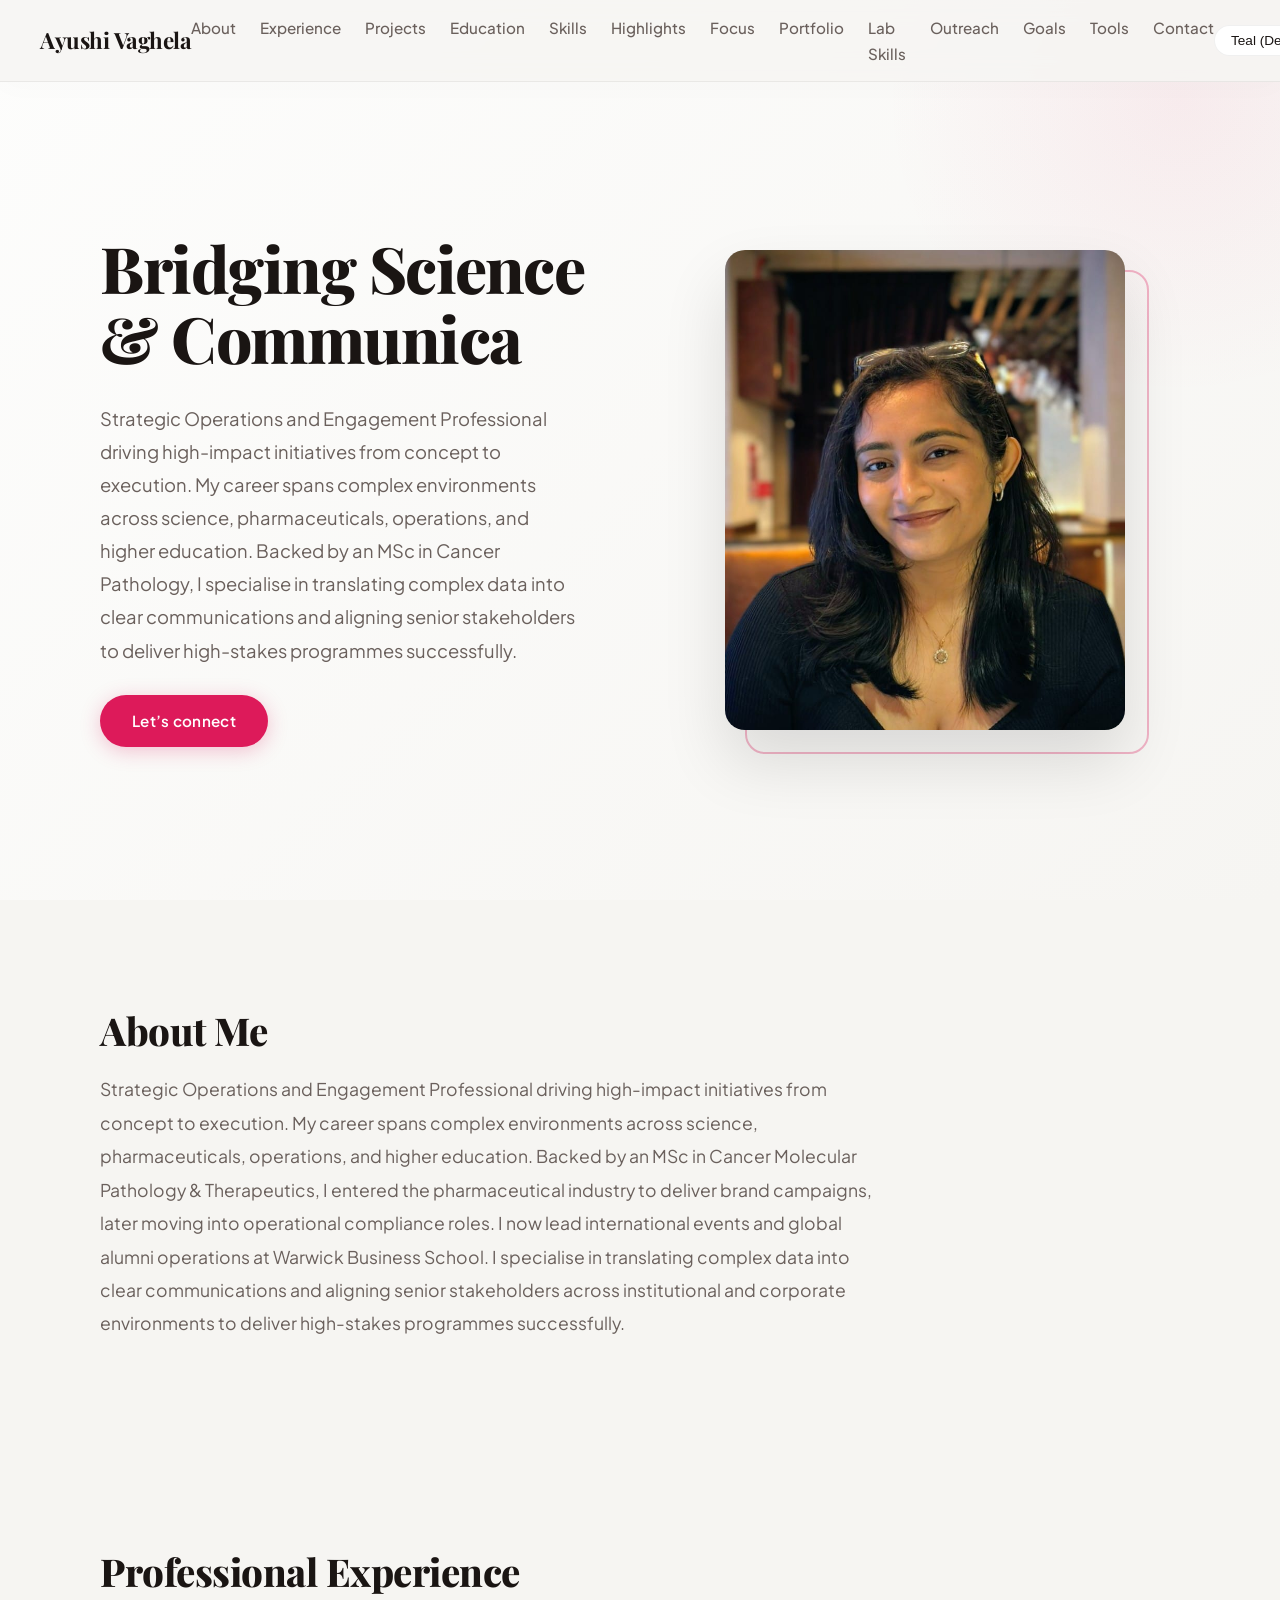
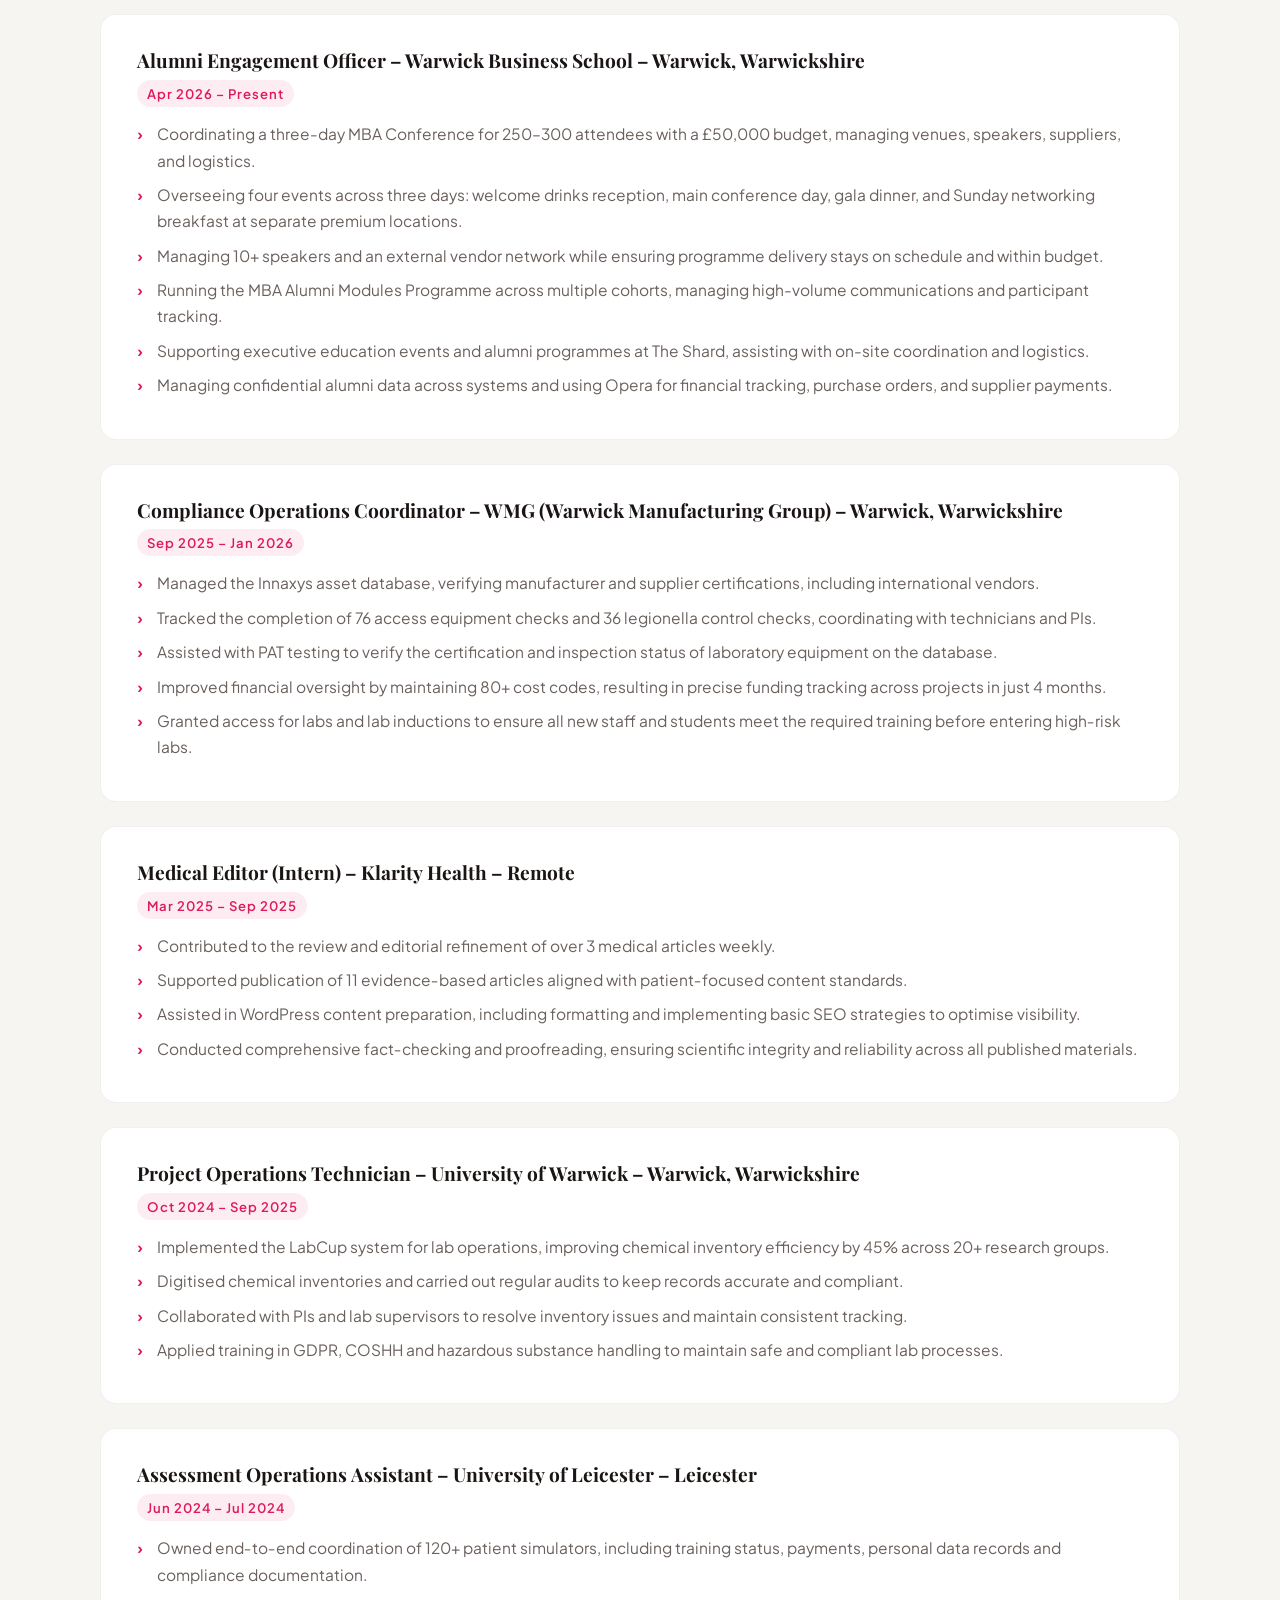
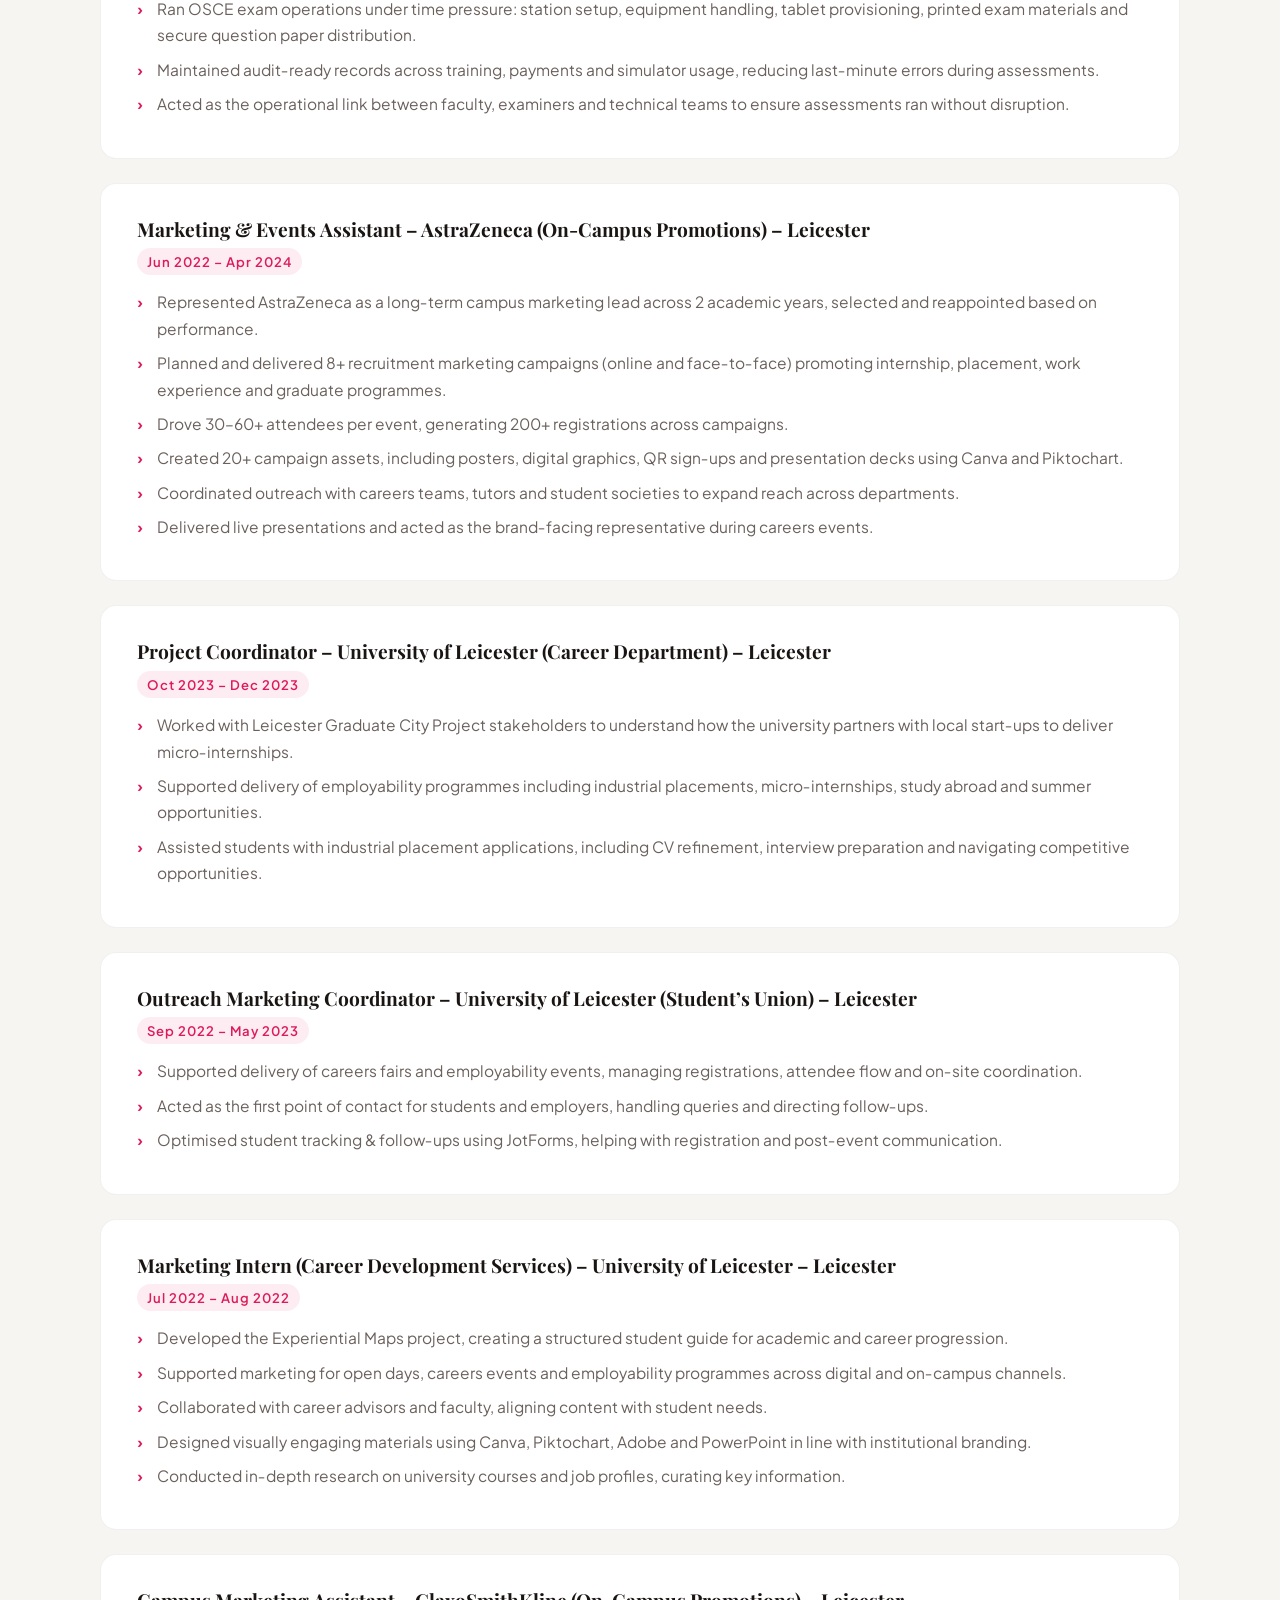
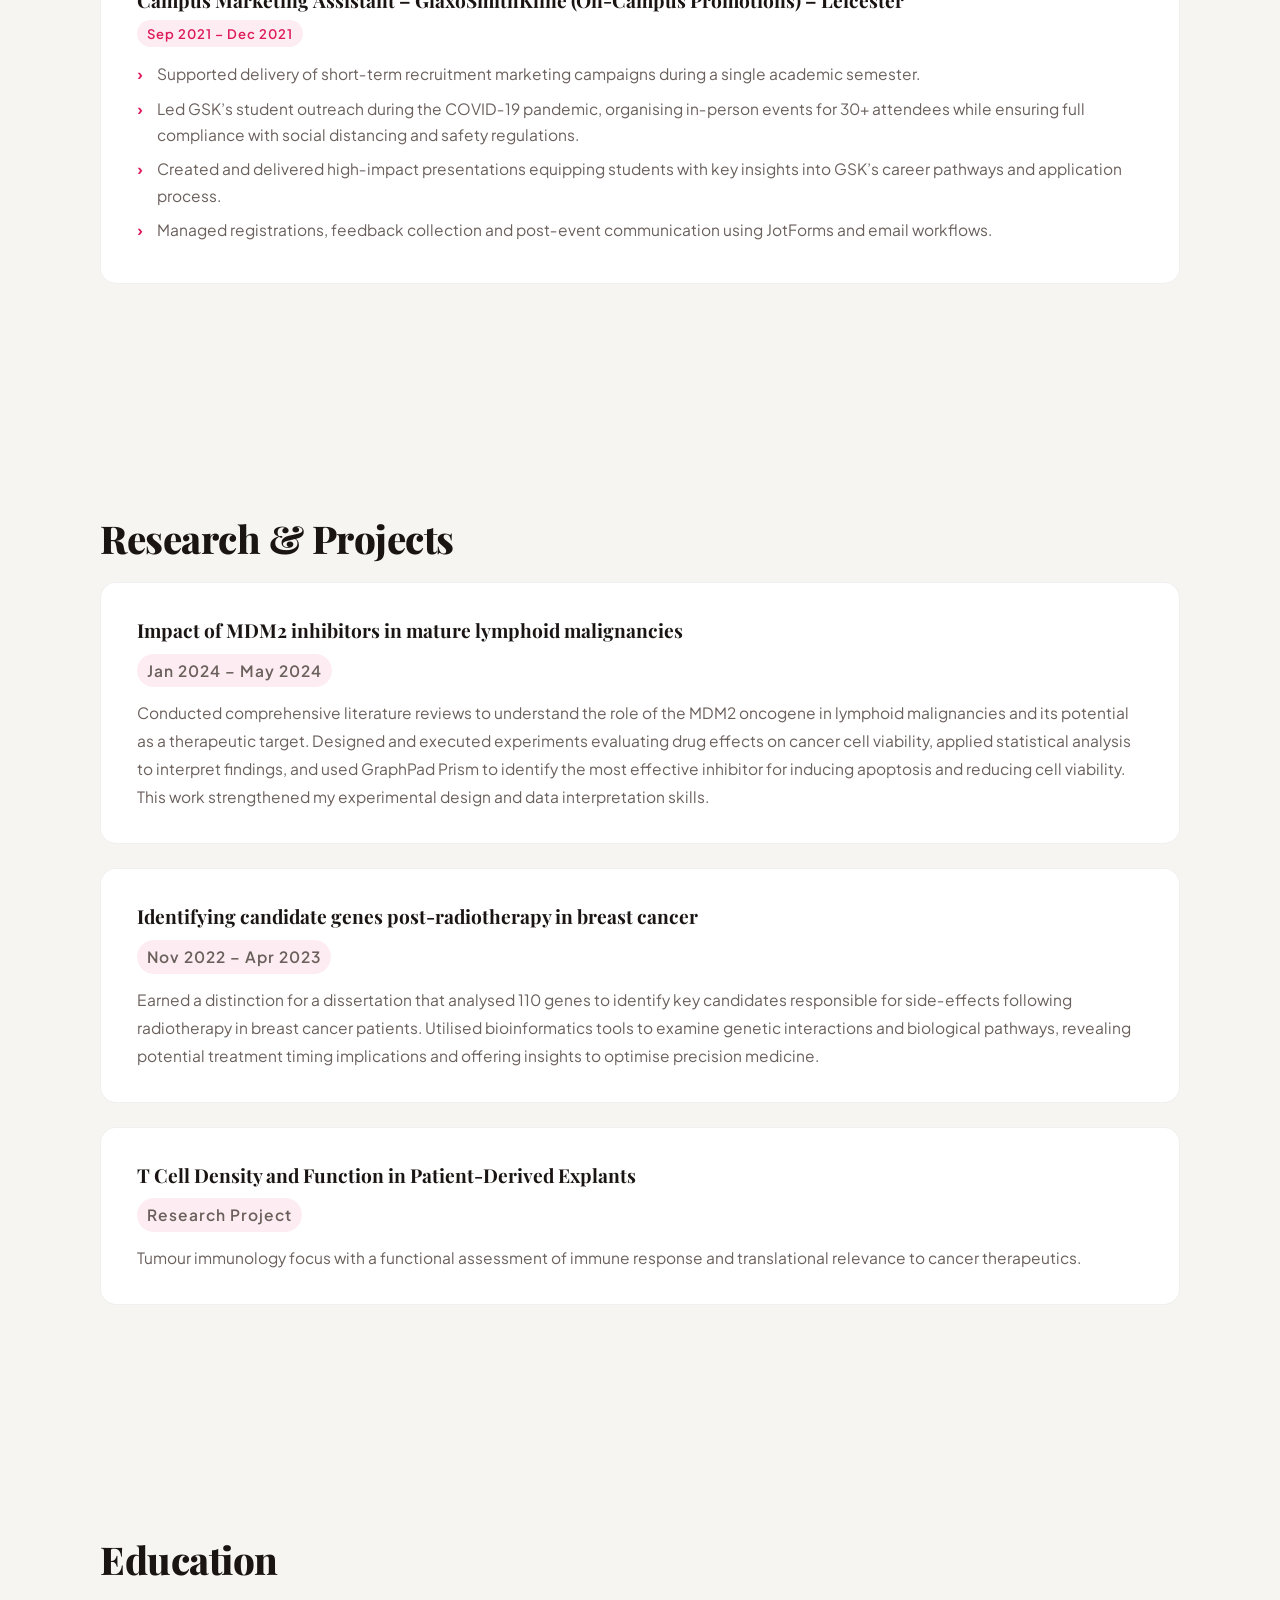
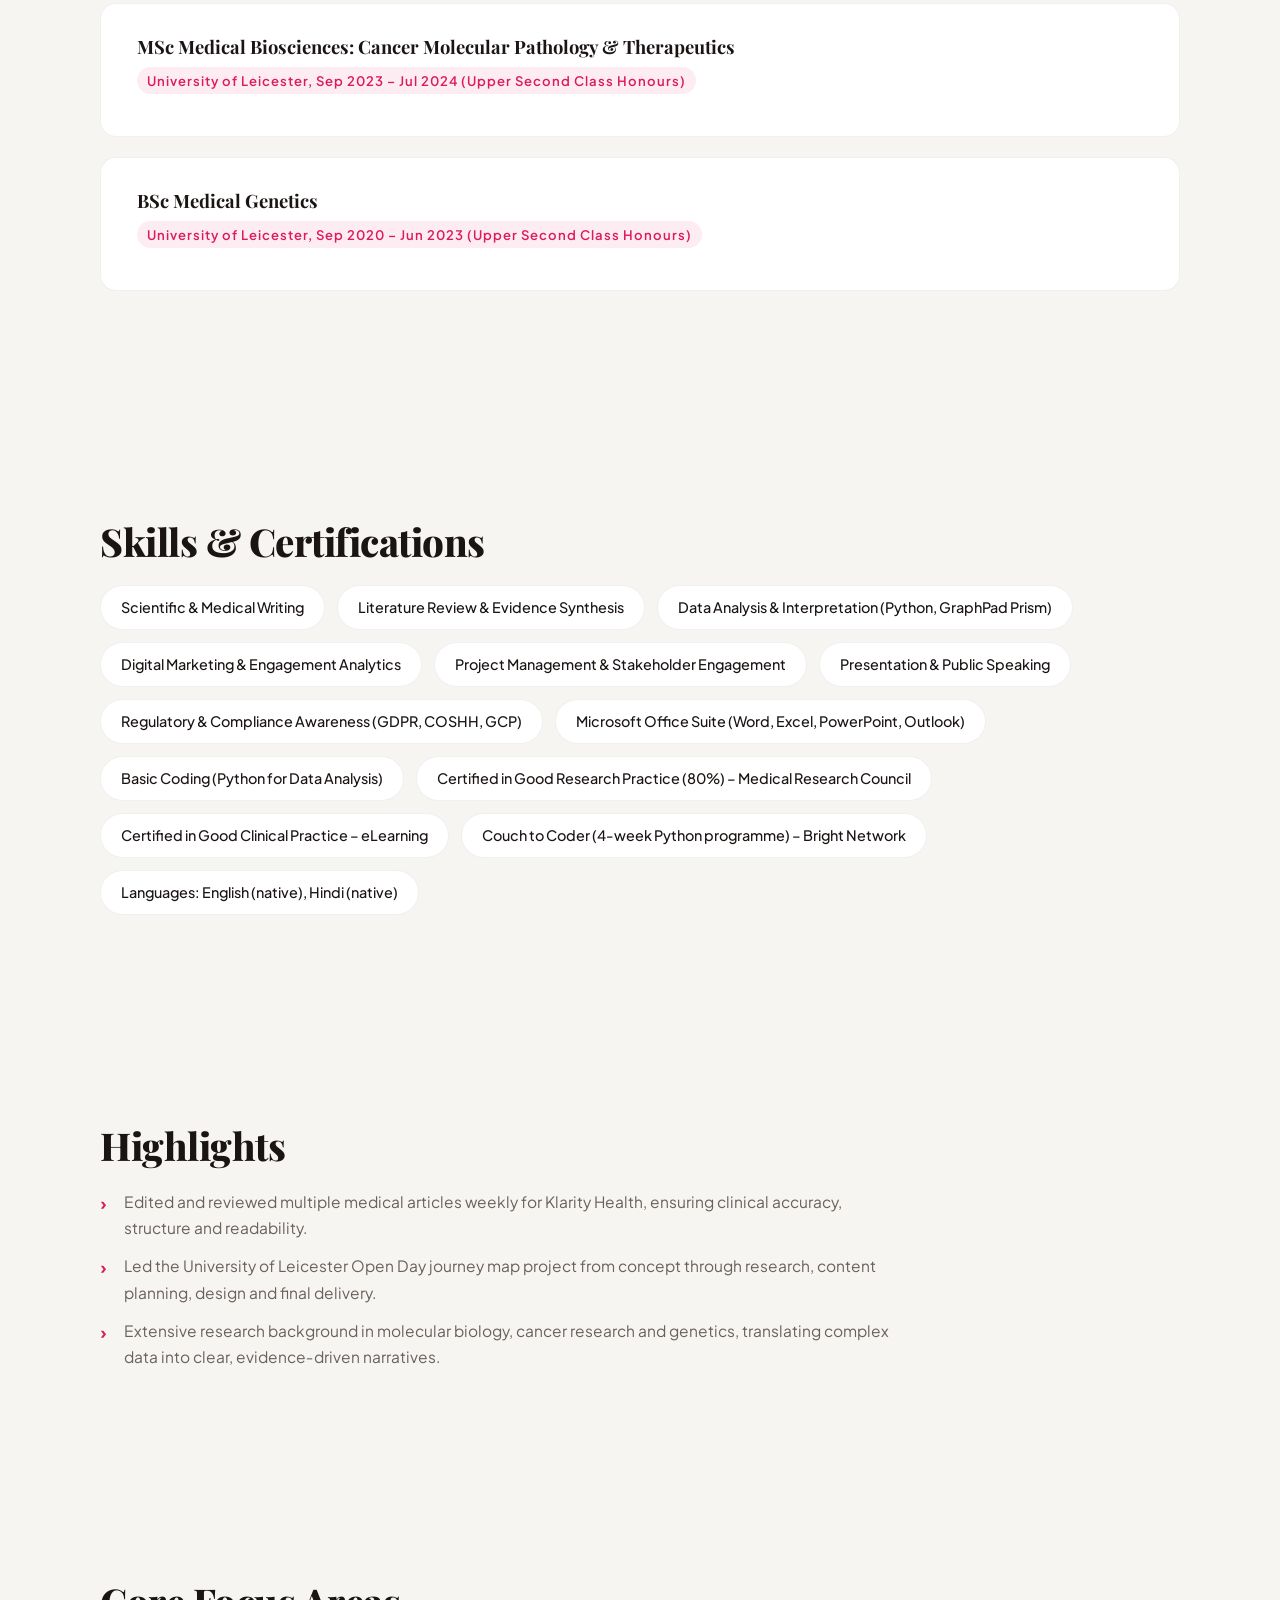
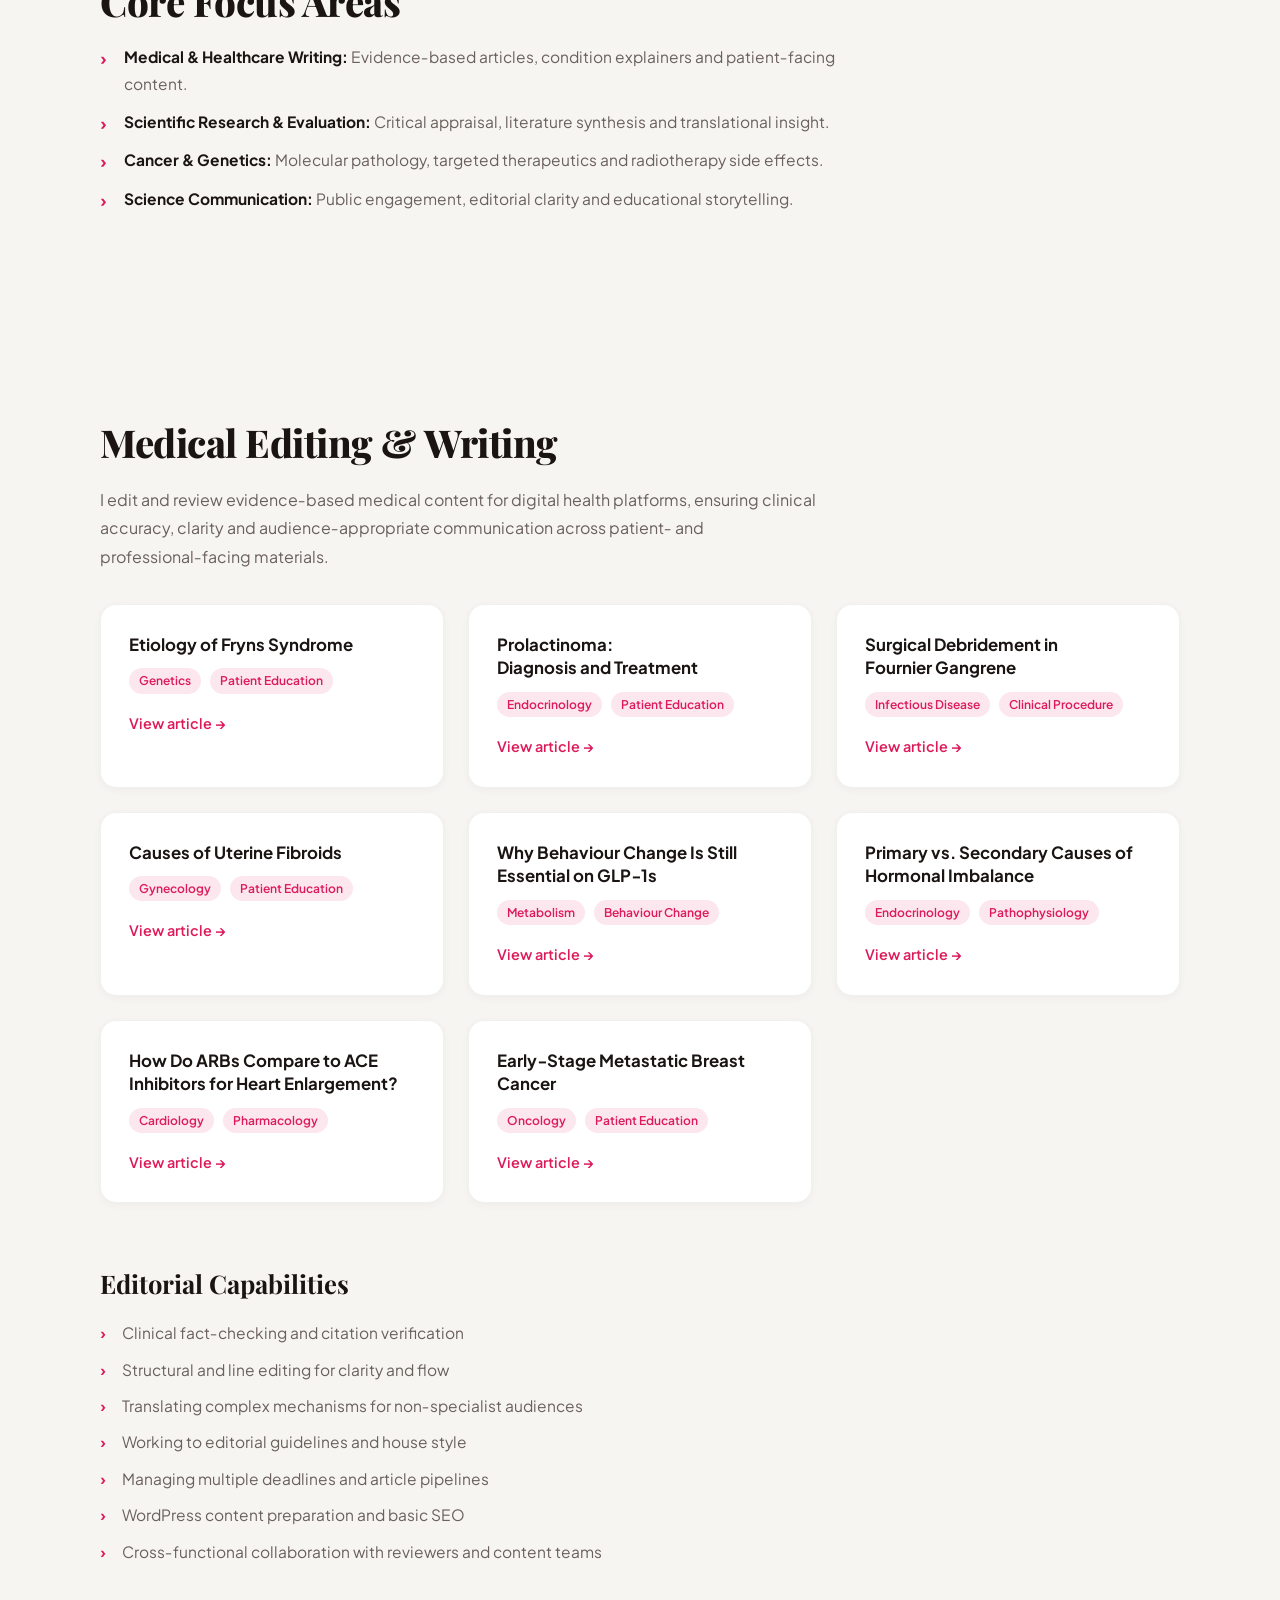
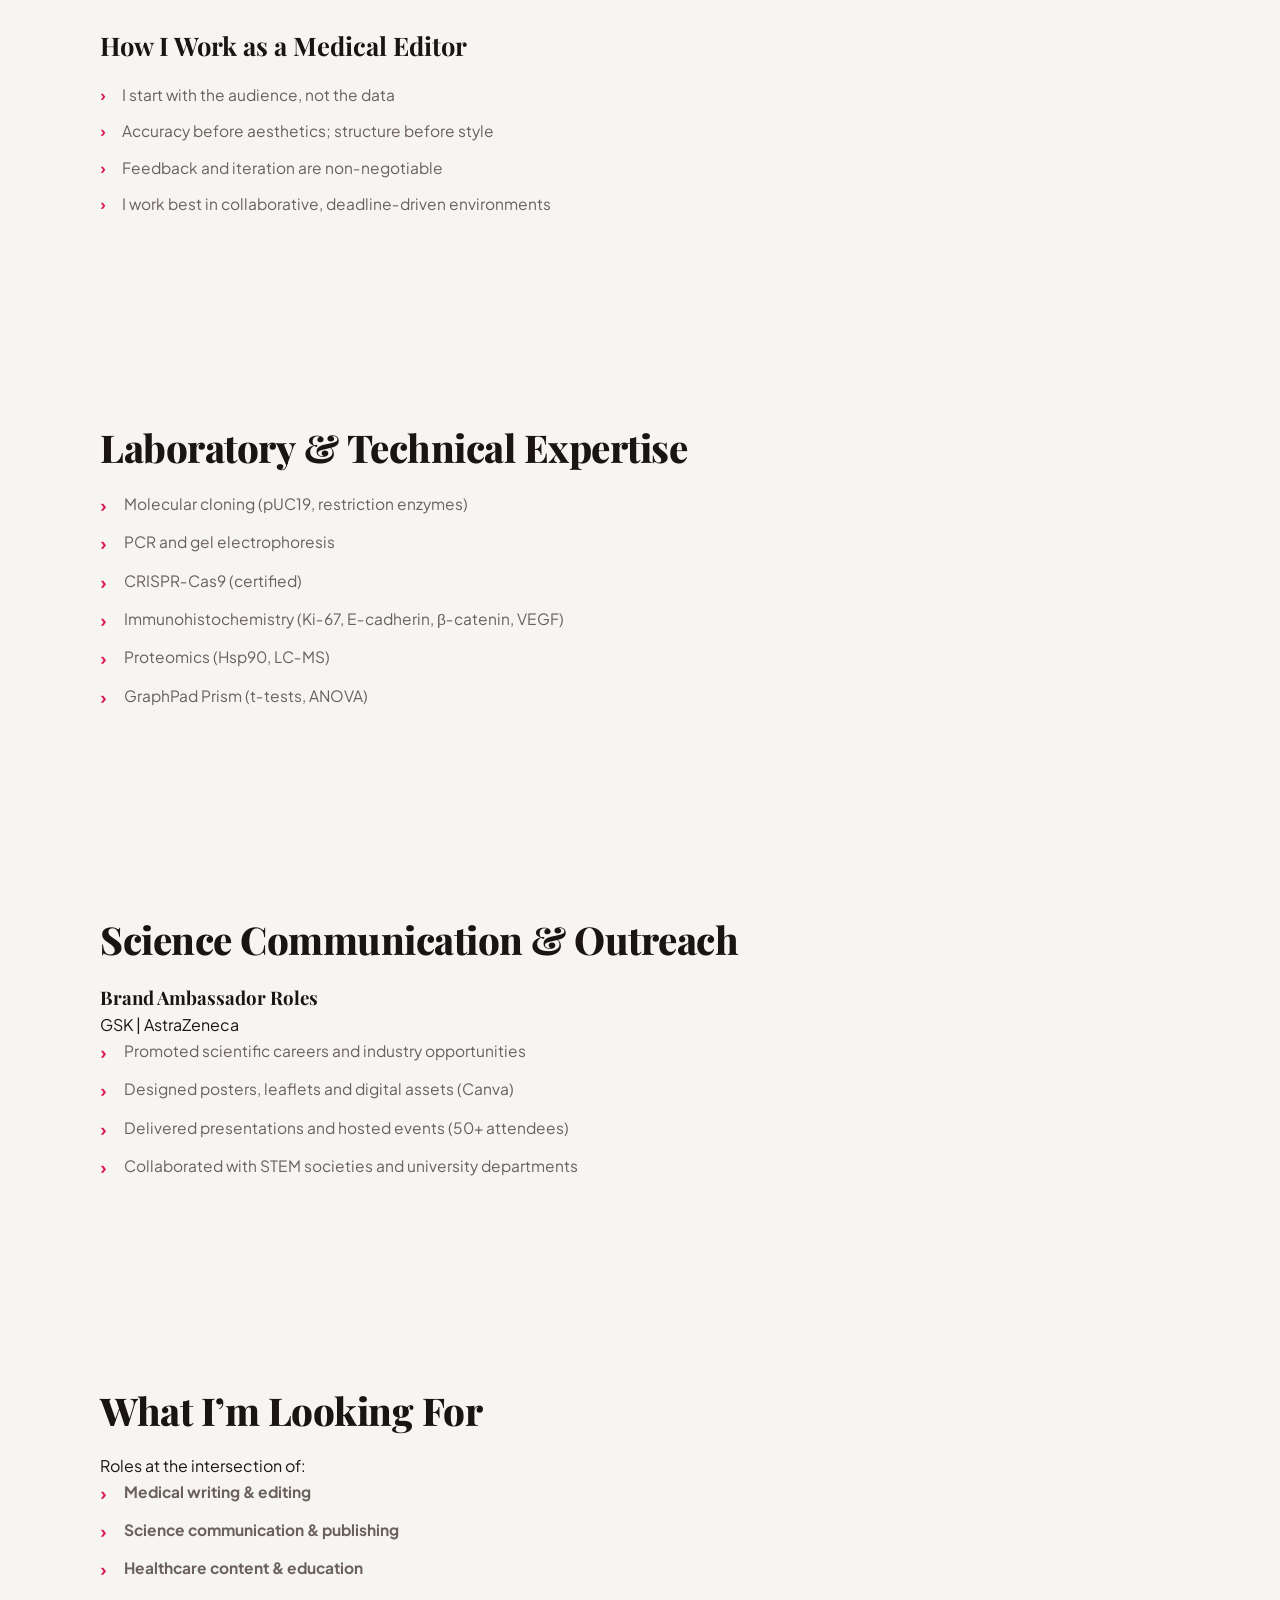
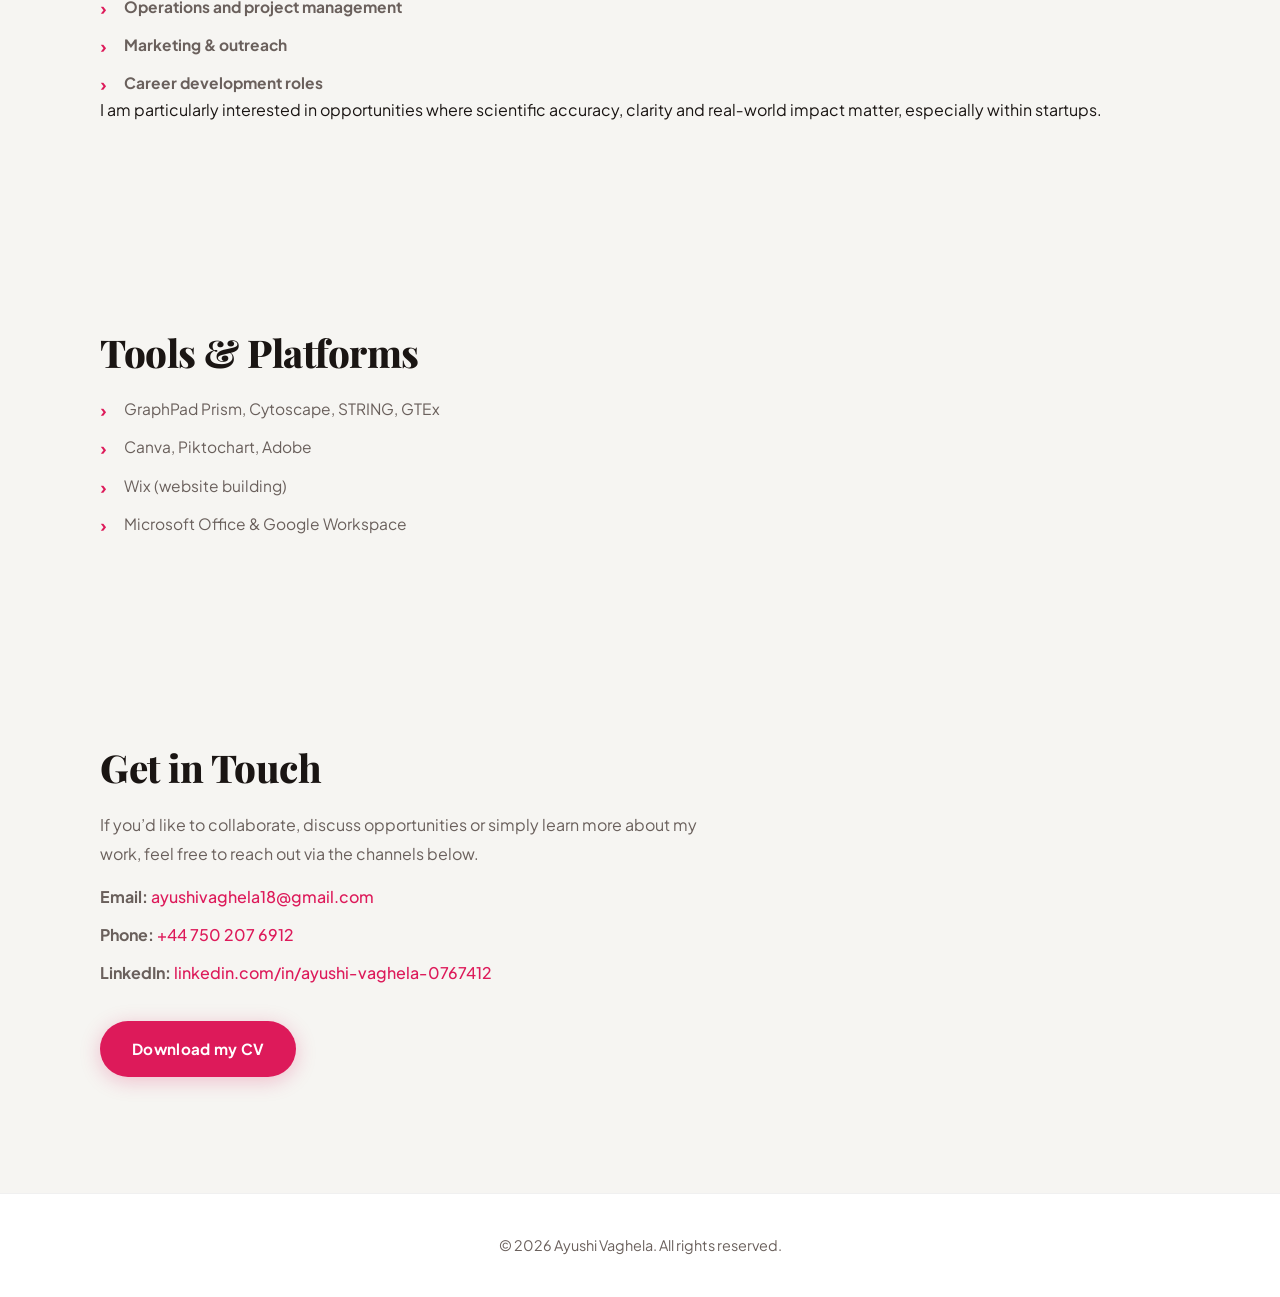
<file: index.html>
<!DOCTYPE html>
<html lang="en" data-theme="teal">
<head>
  <meta charset="UTF-8" />
  <meta name="viewport" content="width=device-width, initial-scale=1.0" />
  <meta name="description" content="Ayushi Vaghela – Medical Biosciences graduate, medical editor and project coordinator. Explore my portfolio in science communication, medical writing, research and operations." />
  <title>Ayushi Vaghela | Medical Biosciences Portfolio</title>
  <!--
    This simple single‑page site highlights the breadth of
    Ayushi Vaghela’s academic background, professional experience
    and research projects.  The site intentionally reads like
    a personal pitch – emphasising how Ayushi blends a solid
    foundation in medical genetics with hands‑on project management,
    scientific writing and stakeholder engagement skills.
  -->
  <link rel="preconnect" href="https://fonts.googleapis.com">
  <link rel="preconnect" href="https://fonts.gstatic.com" crossorigin>
  <link href="https://fonts.googleapis.com/css2?family=Playfair+Display:ital,wght@0,400..900;1,400..900&family=Plus+Jakarta+Sans:ital,wght@0,200..800;1,200..800&display=swap" rel="stylesheet">
  <link rel="stylesheet" href="assets/css/style.css" />
</head>
<body>
  <!-- Hero Section -->
  <header class="hero">
    <nav class="nav">
      <div class="logo">Ayushi Vaghela</div>
      <ul class="nav-links">
        <li><a href="#about">About</a></li>
        <li><a href="#experience">Experience</a></li>
        <li><a href="#projects">Projects</a></li>
        <li><a href="#education">Education</a></li>
        <li><a href="#skills">Skills</a></li>
        <li><a href="#highlights">Highlights</a></li>
        <li><a href="#focus">Focus</a></li>
        <li><a href="#portfolio">Portfolio</a></li>
        <li><a href="#lab-skills">Lab Skills</a></li>
        <li><a href="#communication">Outreach</a></li>
        <li><a href="#looking-for">Goals</a></li>
        <li><a href="#tools">Tools</a></li>
        <li><a href="#contact">Contact</a></li>
      </ul>
      <div class="nav-controls">
        <select id="theme-select" aria-label="Select colour theme" class="theme-select">
          <option value="teal">Teal (Default)</option>
          <option value="azure">Azure</option>
          <option value="sapphire">Sapphire</option>
          <option value="cyan">Cyan</option>
          <option value="navy">Navy</option>
        </select>
        <button id="hamburger" class="hamburger" aria-label="Toggle navigation menu" aria-expanded="false">
          <span></span><span></span><span></span>
        </button>
      </div>
    </nav>
    <div class="hero-grid">
      <div class="hero-left">
        <!-- The headline will be typed character‑by‑character via JavaScript. -->
        <h1><span id="typed-text"></span></h1>
        <p class="hero-subtitle">
          Strategic Operations and Engagement Professional driving high-impact initiatives from concept to execution. My career spans complex environments across science, pharmaceuticals, operations, and higher education. Backed by an MSc in Cancer Pathology, I specialise in translating complex data into clear communications and aligning senior stakeholders to deliver high-stakes programmes successfully.
        </p>
        <a href="#contact" class="cta">Let’s connect</a>
      </div>
      <div class="hero-right">
        <div class="profile-image-container">
          <img src="assets/img/profile.jpg" alt="Ayushi Vaghela" class="profile-img" />
        </div>
      </div>
    </div>
  </header>

  <!-- About Section -->
  <section id="about" class="section about">
    <h2>About Me</h2>
    <p>
      Strategic Operations and Engagement Professional driving high-impact initiatives from concept to execution.
      My career spans complex environments across science, pharmaceuticals, operations, and higher education.
      Backed by an MSc in Cancer Molecular Pathology &amp; Therapeutics, I entered the pharmaceutical industry to
      deliver brand campaigns, later moving into operational compliance roles. I now lead international events and
      global alumni operations at Warwick Business School. I specialise in translating complex data into clear
      communications and aligning senior stakeholders across institutional and corporate environments to deliver
      high-stakes programmes successfully.
    </p>
  </section>

  <!-- Experience Section -->
  <section id="experience" class="section experience">
    <h2>Professional Experience</h2>
    <div class="experience-item">
      <h3>Alumni&nbsp;Engagement&nbsp;Officer – Warwick&nbsp;Business&nbsp;School – Warwick,&nbsp;Warwickshire</h3>
      <p class="date">Apr&nbsp;2026&nbsp;–&nbsp;Present</p>
      <ul>
        <li>Coordinating a three-day MBA Conference for 250–300 attendees with a £50,000 budget, managing venues, speakers, suppliers, and logistics.</li>
        <li>Overseeing four events across three days: welcome drinks reception, main conference day, gala dinner, and Sunday networking breakfast at separate premium locations.</li>
        <li>Managing 10+ speakers and an external vendor network while ensuring programme delivery stays on schedule and within budget.</li>
        <li>Running the MBA Alumni Modules Programme across multiple cohorts, managing high-volume communications and participant tracking.</li>
        <li>Supporting executive education events and alumni programmes at The Shard, assisting with on-site coordination and logistics.</li>
        <li>Managing confidential alumni data across systems and using Opera for financial tracking, purchase orders, and supplier payments.</li>
      </ul>
    </div>

    <div class="experience-item">
      <h3>Compliance&nbsp;Operations&nbsp;Coordinator – WMG (Warwick Manufacturing Group) – Warwick,&nbsp;Warwickshire</h3>
      <p class="date">Sep&nbsp;2025&nbsp;–&nbsp;Jan&nbsp;2026</p>
      <ul>
        <li>Managed the Innaxys asset database, verifying manufacturer and supplier certifications, including international vendors.</li>
        <li>Tracked the completion of 76 access equipment checks and 36 legionella control checks, coordinating with technicians and PIs.</li>
        <li>Assisted with PAT testing to verify the certification and inspection status of laboratory equipment on the database.</li>
        <li>Improved financial oversight by maintaining 80+ cost codes, resulting in precise funding tracking across projects in just 4&nbsp;months.</li>
        <li>Granted access for labs and lab inductions to ensure all new staff and students meet the required training before entering high‑risk labs.</li>
      </ul>
    </div>

    <div class="experience-item">
      <h3>Medical&nbsp;Editor (Intern) – Klarity&nbsp;Health – Remote</h3>
      <p class="date">Mar&nbsp;2025&nbsp;–&nbsp;Sep&nbsp;2025</p>
      <ul>
        <li>Contributed to the review and editorial refinement of over 3 medical articles weekly.</li>
        <li>Supported publication of 11 evidence‑based articles aligned with patient‑focused content standards.</li>
        <li>Assisted in WordPress content preparation, including formatting and implementing basic SEO strategies to optimise visibility.</li>
        <li>Conducted comprehensive fact‑checking and proofreading, ensuring scientific integrity and reliability across all published materials.</li>
      </ul>
    </div>

    <div class="experience-item">
      <h3>Project&nbsp;Operations&nbsp;Technician – University&nbsp;of&nbsp;Warwick – Warwick,&nbsp;Warwickshire</h3>
      <p class="date">Oct&nbsp;2024&nbsp;–&nbsp;Sep&nbsp;2025</p>
      <ul>
        <li>Implemented the LabCup system for lab operations, improving chemical inventory efficiency by 45% across 20+ research groups.</li>
        <li>Digitised chemical inventories and carried out regular audits to keep records accurate and compliant.</li>
        <li>Collaborated with PIs and lab supervisors to resolve inventory issues and maintain consistent tracking.</li>
        <li>Applied training in GDPR, COSHH and hazardous substance handling to maintain safe and compliant lab processes.</li>
      </ul>
    </div>

    <div class="experience-item">
      <h3>Assessment&nbsp;Operations&nbsp;Assistant – University&nbsp;of&nbsp;Leicester – Leicester</h3>
      <p class="date">Jun&nbsp;2024&nbsp;–&nbsp;Jul&nbsp;2024</p>
      <ul>
        <li>Owned end‑to‑end coordination of 120+ patient simulators, including training status, payments, personal data records and compliance documentation.</li>
        <li>Ran OSCE exam operations under time pressure: station setup, equipment handling, tablet provisioning, printed exam materials and secure question paper distribution.</li>
        <li>Maintained audit‑ready records across training, payments and simulator usage, reducing last‑minute errors during assessments.</li>
        <li>Acted as the operational link between faculty, examiners and technical teams to ensure assessments ran without disruption.</li>
      </ul>
    </div>

    <div class="experience-item">
      <h3>Marketing&nbsp;&amp;&nbsp;Events&nbsp;Assistant – AstraZeneca (On‑Campus Promotions) – Leicester</h3>
      <p class="date">Jun&nbsp;2022&nbsp;–&nbsp;Apr&nbsp;2024</p>
      <ul>
        <li>Represented AstraZeneca as a long‑term campus marketing lead across 2 academic years, selected and reappointed based on performance.</li>
        <li>Planned and delivered 8+ recruitment marketing campaigns (online and face‑to‑face) promoting internship, placement, work experience and graduate programmes.</li>
        <li>Drove 30–60+ attendees per event, generating 200+ registrations across campaigns.</li>
        <li>Created 20+ campaign assets, including posters, digital graphics, QR sign‑ups and presentation decks using Canva and Piktochart.</li>
        <li>Coordinated outreach with careers teams, tutors and student societies to expand reach across departments.</li>
        <li>Delivered live presentations and acted as the brand‑facing representative during careers events.</li>
      </ul>
    </div>

    <div class="experience-item">
      <h3>Project&nbsp;Coordinator – University&nbsp;of&nbsp;Leicester (Career Department) – Leicester</h3>
      <p class="date">Oct&nbsp;2023&nbsp;–&nbsp;Dec&nbsp;2023</p>
      <ul>
        <li>Worked with Leicester Graduate City Project stakeholders to understand how the university partners with local start‑ups to deliver micro‑internships.</li>
        <li>Supported delivery of employability programmes including industrial placements, micro‑internships, study abroad and summer opportunities.</li>
        <li>Assisted students with industrial placement applications, including CV refinement, interview preparation and navigating competitive opportunities.</li>
      </ul>
    </div>

    <div class="experience-item">
      <h3>Outreach&nbsp;Marketing&nbsp;Coordinator – University&nbsp;of&nbsp;Leicester (Student’s&nbsp;Union) – Leicester</h3>
      <p class="date">Sep&nbsp;2022&nbsp;–&nbsp;May&nbsp;2023</p>
      <ul>
        <li>Supported delivery of careers fairs and employability events, managing registrations, attendee flow and on‑site coordination.</li>
        <li>Acted as the first point of contact for students and employers, handling queries and directing follow‑ups.</li>
        <li>Optimised student tracking &amp; follow‑ups using JotForms, helping with registration and post‑event communication.</li>
      </ul>
    </div>

    <div class="experience-item">
      <h3>Marketing&nbsp;Intern (Career Development Services) – University&nbsp;of&nbsp;Leicester – Leicester</h3>
      <p class="date">Jul&nbsp;2022&nbsp;–&nbsp;Aug&nbsp;2022</p>
      <ul>
        <li>Developed the Experiential&nbsp;Maps project, creating a structured student guide for academic and career progression.</li>
        <li>Supported marketing for open days, careers events and employability programmes across digital and on‑campus channels.</li>
        <li>Collaborated with career advisors and faculty, aligning content with student needs.</li>
        <li>Designed visually engaging materials using Canva, Piktochart, Adobe and PowerPoint in line with institutional branding.</li>
        <li>Conducted in‑depth research on university courses and job profiles, curating key information.</li>
      </ul>
    </div>

    <div class="experience-item">
      <h3>Campus&nbsp;Marketing&nbsp;Assistant – GlaxoSmithKline (On‑Campus Promotions) – Leicester</h3>
      <p class="date">Sep&nbsp;2021&nbsp;–&nbsp;Dec&nbsp;2021</p>
      <ul>
        <li>Supported delivery of short‑term recruitment marketing campaigns during a single academic semester.</li>
        <li>Led GSK’s student outreach during the COVID‑19 pandemic, organising in‑person events for 30+ attendees while ensuring full compliance with social distancing and safety regulations.</li>
        <li>Created and delivered high‑impact presentations equipping students with key insights into GSK’s career pathways and application process.</li>
        <li>Managed registrations, feedback collection and post‑event communication using JotForms and email workflows.</li>
      </ul>
    </div>
  </section>

  <!-- Projects Section -->
  <section id="projects" class="section projects">
    <h2>Research &amp; Projects</h2>
    <div class="project-item">
      <h3>Impact of MDM2 inhibitors in mature lymphoid malignancies</h3>
      <p class="date">Jan 2024 – May 2024</p>
      <p>
        Conducted comprehensive literature reviews to understand the role of the
        MDM2 oncogene in lymphoid malignancies and its potential as a
        therapeutic target. Designed and executed experiments evaluating
        drug effects on cancer cell viability, applied statistical analysis to
        interpret findings, and used GraphPad Prism to identify the most
        effective inhibitor for inducing apoptosis and reducing cell
        viability. This work strengthened my experimental design and data
        interpretation skills.
      </p>
    </div>
    <div class="project-item">
      <h3>Identifying candidate genes post‑radiotherapy in breast cancer</h3>
      <p class="date">Nov 2022 – Apr 2023</p>
      <p>
        Earned a distinction for a dissertation that analysed 110 genes to
        identify key candidates responsible for side‑effects following
        radiotherapy in breast cancer patients. Utilised bioinformatics
        tools to examine genetic interactions and biological pathways,
        revealing potential treatment timing implications and offering
        insights to optimise precision medicine.
      </p>
    </div>
    <div class="project-item">
      <h3>T Cell Density and Function in Patient‑Derived Explants</h3>
      <p class="date">Research Project</p>
      <p>
        Tumour immunology focus with a functional assessment of immune response and
        translational relevance to cancer therapeutics.
      </p>
    </div>
  </section>

  <!-- Education Section -->
  <section id="education" class="section education">
    <h2>Education</h2>
    <div class="education-item">
      <h3>MSc&nbsp;Medical Biosciences: Cancer Molecular Pathology &amp; Therapeutics</h3>
      <p class="date">University of Leicester, Sep 2023 – Jul 2024 (Upper Second Class Honours)</p>
    </div>
    <div class="education-item">
      <h3>BSc&nbsp;Medical Genetics</h3>
      <p class="date">University of Leicester, Sep 2020 – Jun 2023 (Upper Second Class Honours)</p>
    </div>
  </section>

  <!-- Skills Section -->
  <section id="skills" class="section skills">
    <h2>Skills &amp; Certifications</h2>
    <ul class="skills-list">
      <li>Scientific &amp; Medical Writing</li>
      <li>Literature Review &amp; Evidence Synthesis</li>
      <li>Data Analysis &amp; Interpretation (Python, GraphPad Prism)</li>
      <li>Digital Marketing &amp; Engagement Analytics</li>
      <li>Project Management &amp; Stakeholder Engagement</li>
      <li>Presentation &amp; Public Speaking</li>
      <li>Regulatory &amp; Compliance Awareness (GDPR, COSHH, GCP)</li>
      <li>Microsoft Office Suite (Word, Excel, PowerPoint, Outlook)</li>
      <li>Basic Coding (Python for Data Analysis)</li>
      <li>Certified in Good Research Practice (80%) – Medical Research Council</li>
      <li>Certified in Good Clinical Practice – eLearning</li>
      <li>Couch to Coder (4‑week Python programme) – Bright Network</li>
      <li>Languages: English (native), Hindi (native)</li>
    </ul>
  </section>

  <!-- Highlights Section -->
  <section id="highlights" class="section highlights">
    <h2>Highlights</h2>
    <ul>
      <li>Edited and reviewed multiple medical articles weekly for Klarity&nbsp;Health, ensuring clinical accuracy, structure and readability.</li>
      <li>Led the University&nbsp;of&nbsp;Leicester Open Day journey map project from concept through research, content planning, design and final delivery.</li>
      <li>Extensive research background in molecular biology, cancer research and genetics, translating complex data into clear, evidence‑driven narratives.</li>
    </ul>
  </section>

  <!-- Core Focus Areas Section -->
  <section id="focus" class="section focus">
    <h2>Core Focus Areas</h2>
    <ul>
      <li><strong>Medical&nbsp;&amp;&nbsp;Healthcare Writing:</strong> Evidence‑based articles, condition explainers and patient‑facing content.</li>
      <li><strong>Scientific Research&nbsp;&amp;&nbsp;Evaluation:</strong> Critical appraisal, literature synthesis and translational insight.</li>
      <li><strong>Cancer&nbsp;&amp;&nbsp;Genetics:</strong> Molecular pathology, targeted therapeutics and radiotherapy side effects.</li>
      <li><strong>Science Communication:</strong> Public engagement, editorial clarity and educational storytelling.</li>
    </ul>
  </section>

  <!-- Medical Editing & Writing (Portfolio) Section -->
  <section id="portfolio" class="section portfolio">
    <h2>Medical Editing&nbsp;&amp;&nbsp;Writing</h2>
    <p>I edit and review evidence‑based medical content for digital health platforms, ensuring clinical accuracy, clarity and audience‑appropriate communication across patient‑ and professional‑facing materials.</p>
    <div class="card-grid">
      <div class="card">
        <h4>Etiology of Fryns&nbsp;Syndrome</h4>
        <p><span class="tag">Genetics</span> <span class="tag">Patient&nbsp;Education</span></p>
        <p><a href="https://my.klarity.health/etiology-of-fryns-syndrome-understanding-the-genetic-causes-and-risk-factors-associated-with-fryns-syndrome/" target="_blank">View article →</a></p>
      </div>
      <div class="card">
        <h4>Prolactinoma: Diagnosis&nbsp;and&nbsp;Treatment</h4>
        <p><span class="tag">Endocrinology</span> <span class="tag">Patient&nbsp;Education</span></p>
        <p><a href="https://my.klarity.health/prolactinoma-diagnosis-and-treatment/" target="_blank">View article →</a></p>
      </div>
      <div class="card">
        <h4>Surgical Debridement in Fournier&nbsp;Gangrene</h4>
        <p><span class="tag">Infectious&nbsp;Disease</span> <span class="tag">Clinical&nbsp;Procedure</span></p>
        <p><a href="https://my.klarity.health/surgical-debridement-in-fournier-gangrene/" target="_blank">View article →</a></p>
      </div>
      <div class="card">
        <h4>Causes of Uterine Fibroids</h4>
        <p><span class="tag">Gynecology</span> <span class="tag">Patient&nbsp;Education</span></p>
        <p><a href="https://my.klarity.health/causes-of-uterine-fibroids/" target="_blank">View article →</a></p>
      </div>
      <div class="card">
        <h4>Why Behaviour Change Is Still Essential on GLP‑1s</h4>
        <p><span class="tag">Metabolism</span> <span class="tag">Behaviour&nbsp;Change</span></p>
        <p><a href="https://my.klarity.health/why-behaviour-change-is-still-essential-on-glp-1s/" target="_blank">View article →</a></p>
      </div>
      <div class="card">
        <h4>Primary vs. Secondary Causes of Hormonal Imbalance</h4>
        <p><span class="tag">Endocrinology</span> <span class="tag">Pathophysiology</span></p>
        <p><a href="https://my.klarity.health/primary-vs-secondary-causes-of-hormonal-imbalance/" target="_blank">View article →</a></p>
      </div>
      <div class="card">
        <h4>How&nbsp;Do ARBs Compare to ACE Inhibitors for Heart Enlargement?</h4>
        <p><span class="tag">Cardiology</span> <span class="tag">Pharmacology</span></p>
        <p><a href="https://my.klarity.health/how-do-arbs-compare-to-ace-inhibitors-in-terms-of-effectiveness-for-heart-enlargement/" target="_blank">View article →</a></p>
      </div>
      <div class="card">
        <h4>Early‑Stage Metastatic Breast Cancer</h4>
        <p><span class="tag">Oncology</span> <span class="tag">Patient&nbsp;Education</span></p>
        <p><a href="https://my.klarity.health/early-stage-metastatic-breast-cancer/" target="_blank">View article →</a></p>
      </div>
    </div>
    <h3>Editorial Capabilities</h3>
    <ul>
      <li>Clinical fact‑checking and citation verification</li>
      <li>Structural and line editing for clarity and flow</li>
      <li>Translating complex mechanisms for non‑specialist audiences</li>
      <li>Working to editorial guidelines and house style</li>
      <li>Managing multiple deadlines and article pipelines</li>
      <li>WordPress content preparation and basic SEO</li>
      <li>Cross‑functional collaboration with reviewers and content teams</li>
    </ul>
    <h3>How I Work as a Medical Editor</h3>
    <ul>
      <li>I start with the audience, not the data</li>
      <li>Accuracy before aesthetics; structure before style</li>
      <li>Feedback and iteration are non‑negotiable</li>
      <li>I work best in collaborative, deadline‑driven environments</li>
    </ul>
  </section>

  <!-- Laboratory & Technical Expertise Section -->
  <section id="lab-skills" class="section lab-skills">
    <h2>Laboratory&nbsp;&amp;&nbsp;Technical Expertise</h2>
    <ul>
      <li>Molecular cloning (pUC19, restriction enzymes)</li>
      <li>PCR and gel electrophoresis</li>
      <li>CRISPR‑Cas9 (certified)</li>
      <li>Immunohistochemistry (Ki‑67, E‑cadherin, β‑catenin, VEGF)</li>
      <li>Proteomics (Hsp90, LC‑MS)</li>
      <li>GraphPad Prism (t‑tests, ANOVA)</li>
    </ul>
  </section>

  <!-- Science Communication & Outreach Section -->
  <section id="communication" class="section communication">
    <h2>Science Communication&nbsp;&amp;&nbsp;Outreach</h2>
    <h3>Brand Ambassador Roles</h3>
    <p>GSK | AstraZeneca</p>
    <ul>
      <li>Promoted scientific careers and industry opportunities</li>
      <li>Designed posters, leaflets and digital assets (Canva)</li>
      <li>Delivered presentations and hosted events (50+ attendees)</li>
      <li>Collaborated with STEM societies and university departments</li>
    </ul>
  </section>

  <!-- What I’m Looking For Section -->
  <section id="looking-for" class="section looking-for">
    <h2>What I’m Looking For</h2>
    <p>Roles at the intersection of:</p>
    <ul>
      <li><strong>Medical writing&nbsp;&amp;&nbsp;editing</strong></li>
      <li><strong>Science communication&nbsp;&amp;&nbsp;publishing</strong></li>
      <li><strong>Healthcare content&nbsp;&amp;&nbsp;education</strong></li>
      <li><strong>Operations&nbsp;and project&nbsp;management</strong></li>
      <li><strong>Marketing&nbsp;&amp;&nbsp;outreach</strong></li>
      <li><strong>Career development roles</strong></li>
    </ul>
    <p>I am particularly interested in opportunities where scientific accuracy, clarity and real‑world impact matter, especially within startups.</p>
  </section>

  <!-- Tools & Platforms Section -->
  <section id="tools" class="section tools">
    <h2>Tools&nbsp;&amp;&nbsp;Platforms</h2>
    <ul>
      <li>GraphPad Prism, Cytoscape, STRING, GTEx</li>
      <li>Canva, Piktochart, Adobe</li>
      <li>Wix (website building)</li>
      <li>Microsoft Office&nbsp;&amp;&nbsp;Google Workspace</li>
    </ul>
  </section>

  <!-- Contact Section -->
  <section id="contact" class="section contact">
    <h2>Get in Touch</h2>
    <p>
      If you’d like to collaborate, discuss opportunities or simply learn
      more about my work, feel free to reach out via the channels below.
    </p>
    <ul class="contact-list">
      <li><strong>Email:</strong> <a href="mailto:ayushivaghela18@gmail.com">ayushivaghela18@gmail.com</a></li>
      <li><strong>Phone:</strong> <a href="tel:+447502076912">+44 750 207 6912</a></li>
      <li><strong>LinkedIn:</strong> <a href="https://www.linkedin.com/in/ayushi-vaghela-0767412" target="_blank">linkedin.com/in/ayushi‑vaghela‑0767412</a></li>
    </ul>
    <p>
      <!-- Updated CV link to point to the latest resume file -->
      <a class="download-cv" href="Ayushi_Vaghela_CV_aeo.pdf" target="_blank">Download my CV</a>
    </p>
  </section>

  <!-- Back to Top Button -->
  <button id="back-to-top" class="back-to-top" aria-label="Back to top">&#8679;</button>

  <footer class="footer">
    <p>&copy; 2026 Ayushi Vaghela. All rights reserved.</p>
  </footer>

  <!-- Load interactive behaviours -->
  <script src="assets/js/script.js"></script>
</body>
</html>
</file>
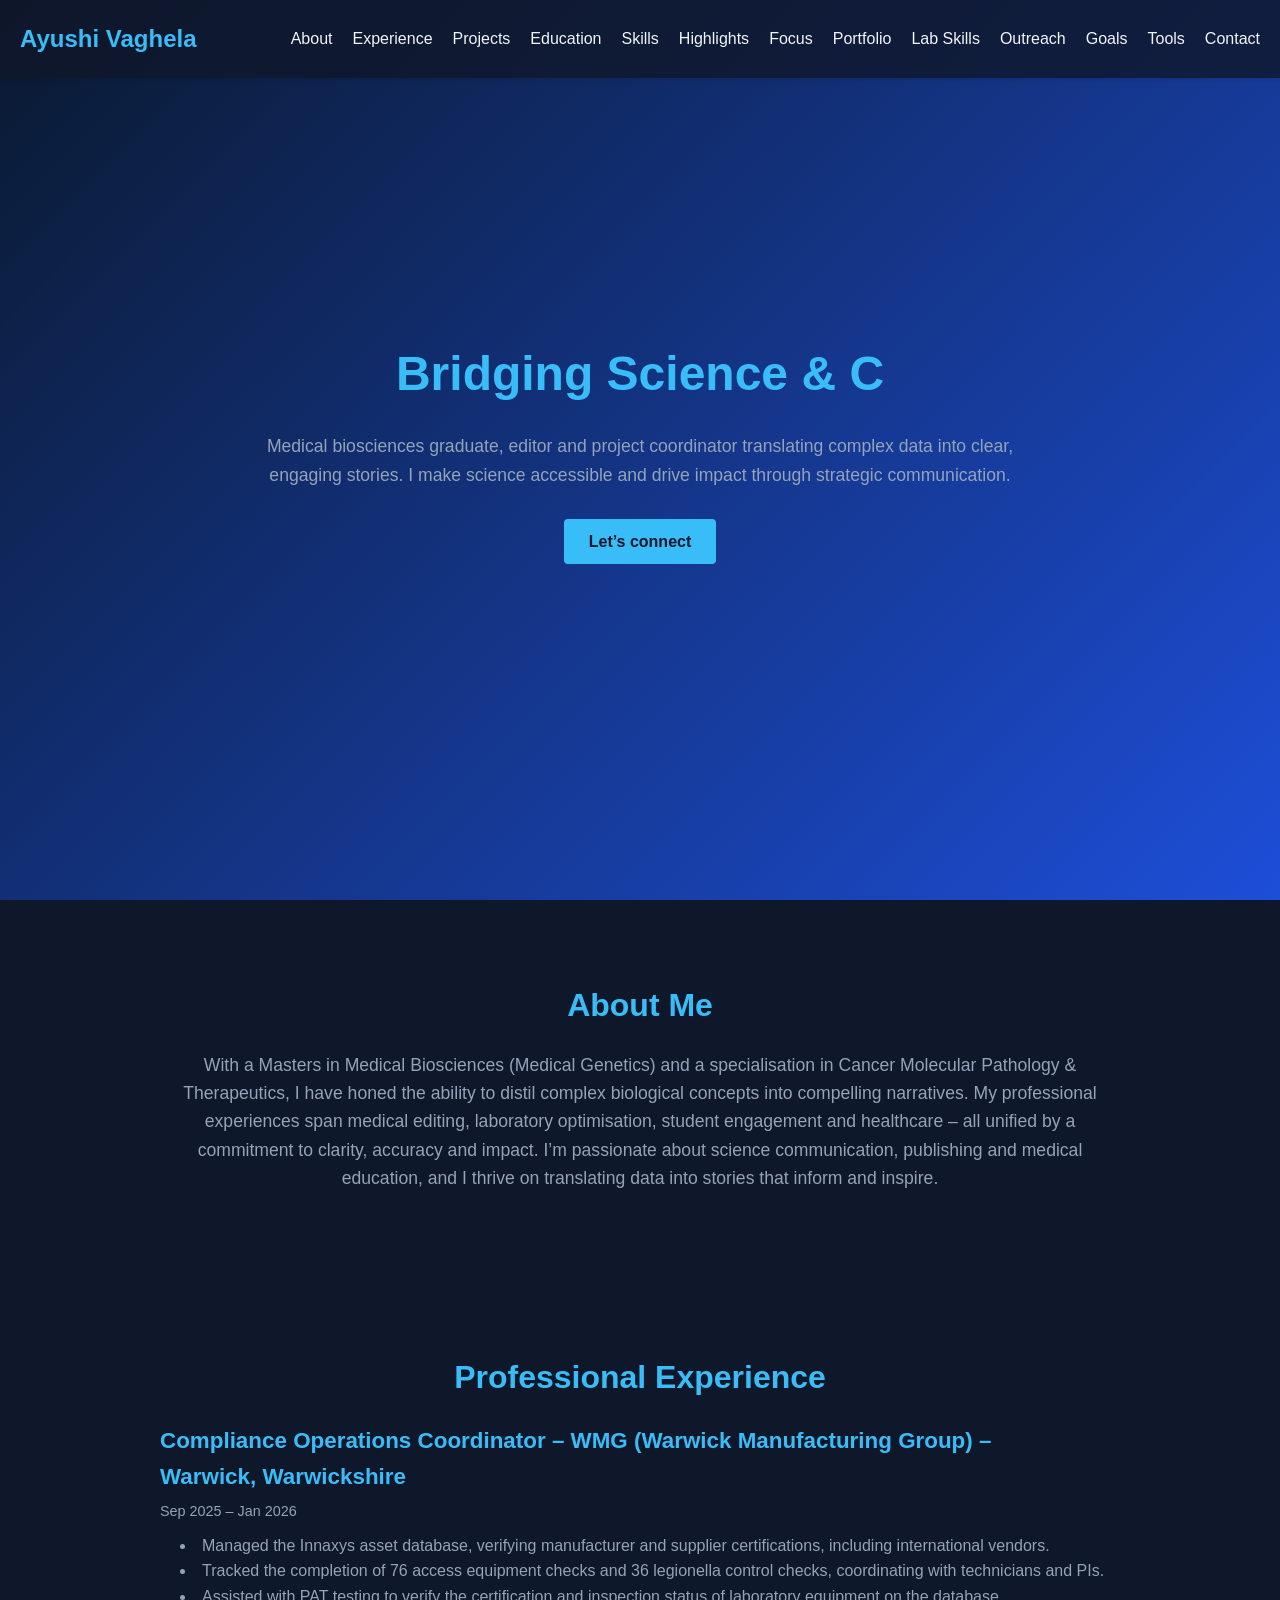
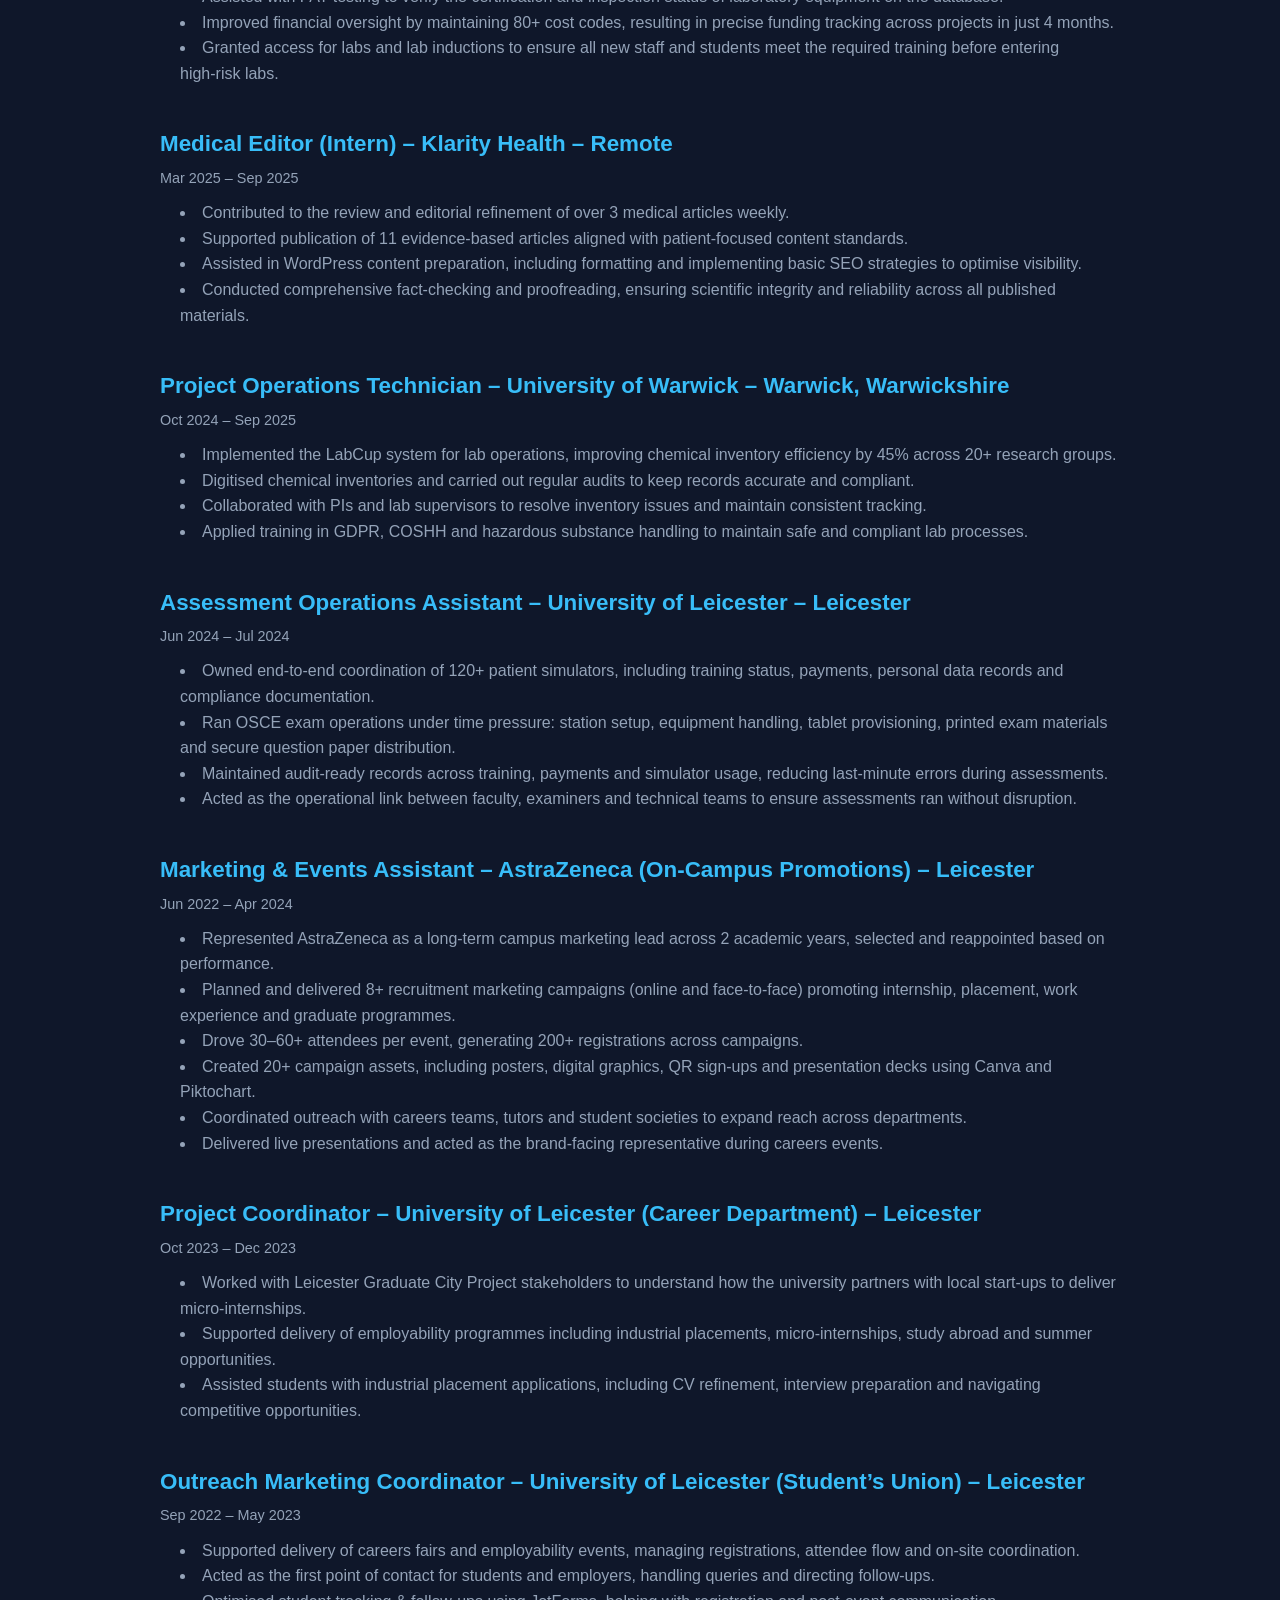
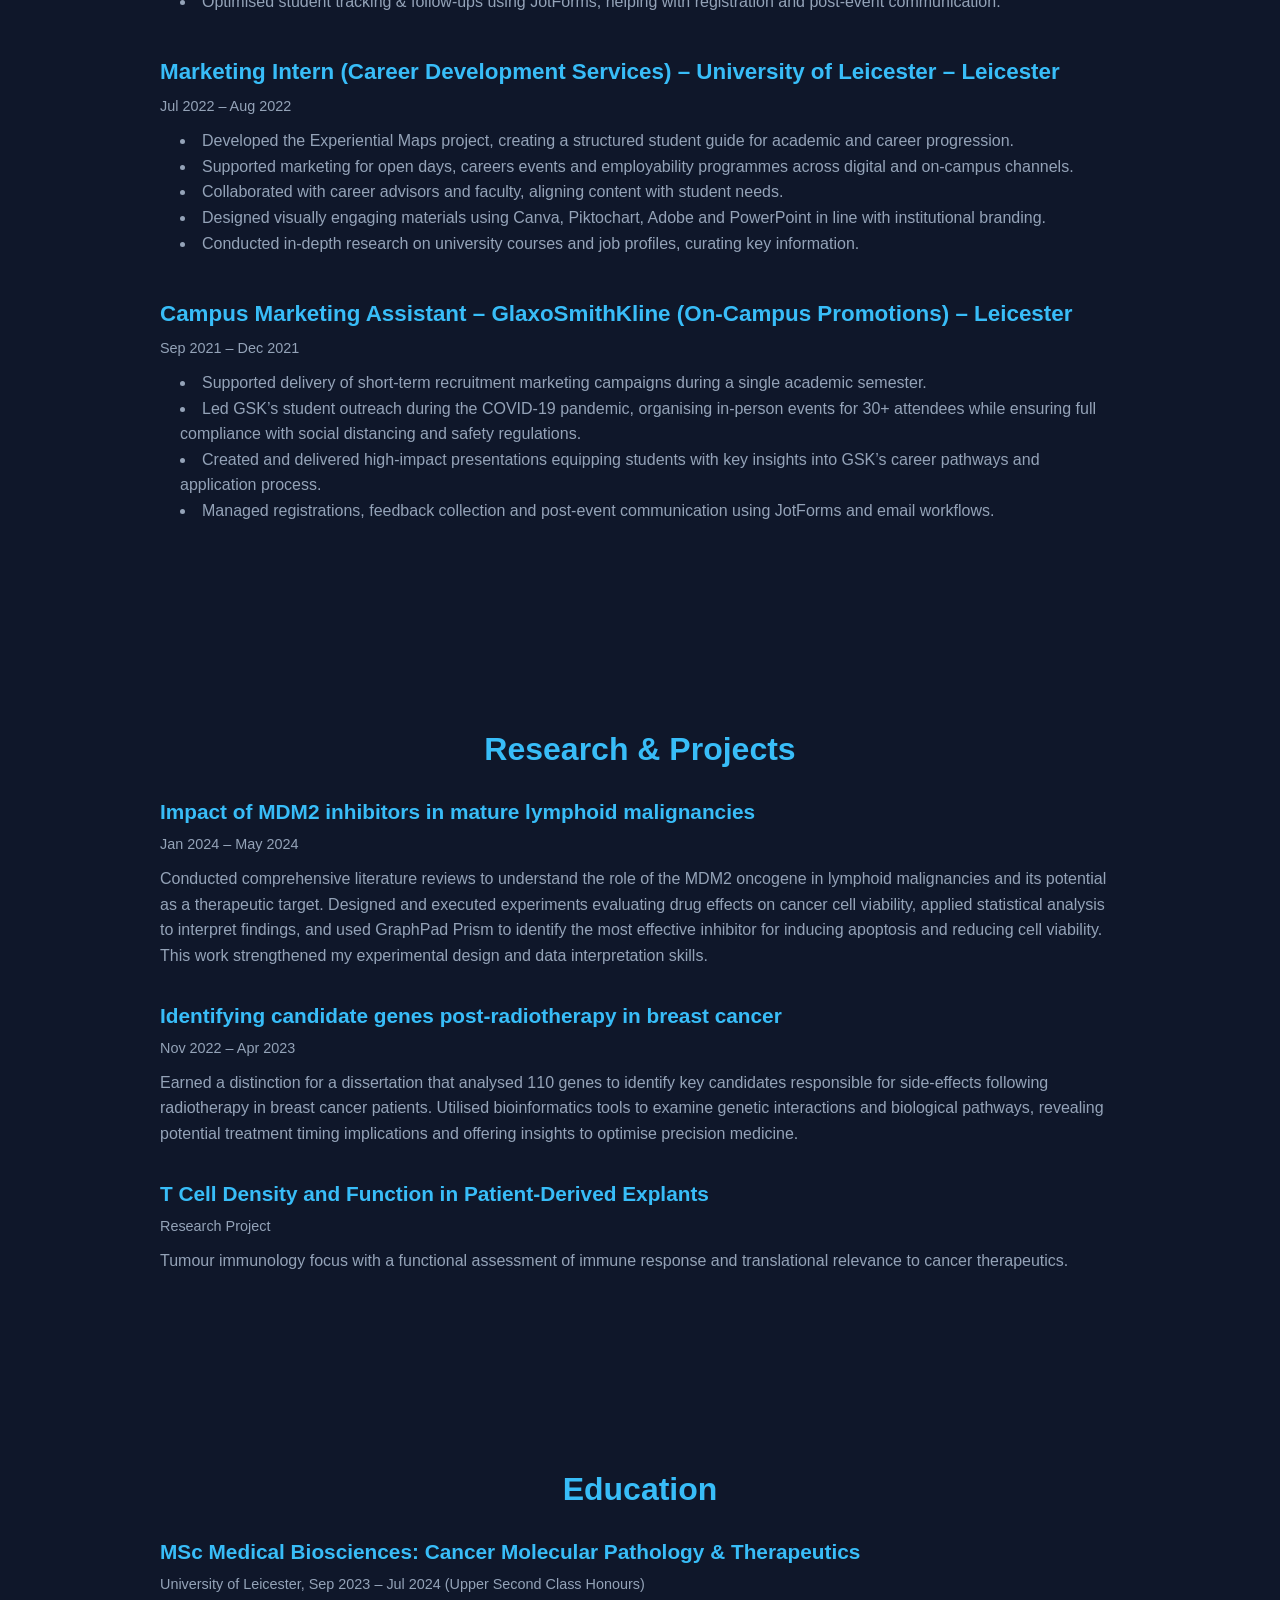
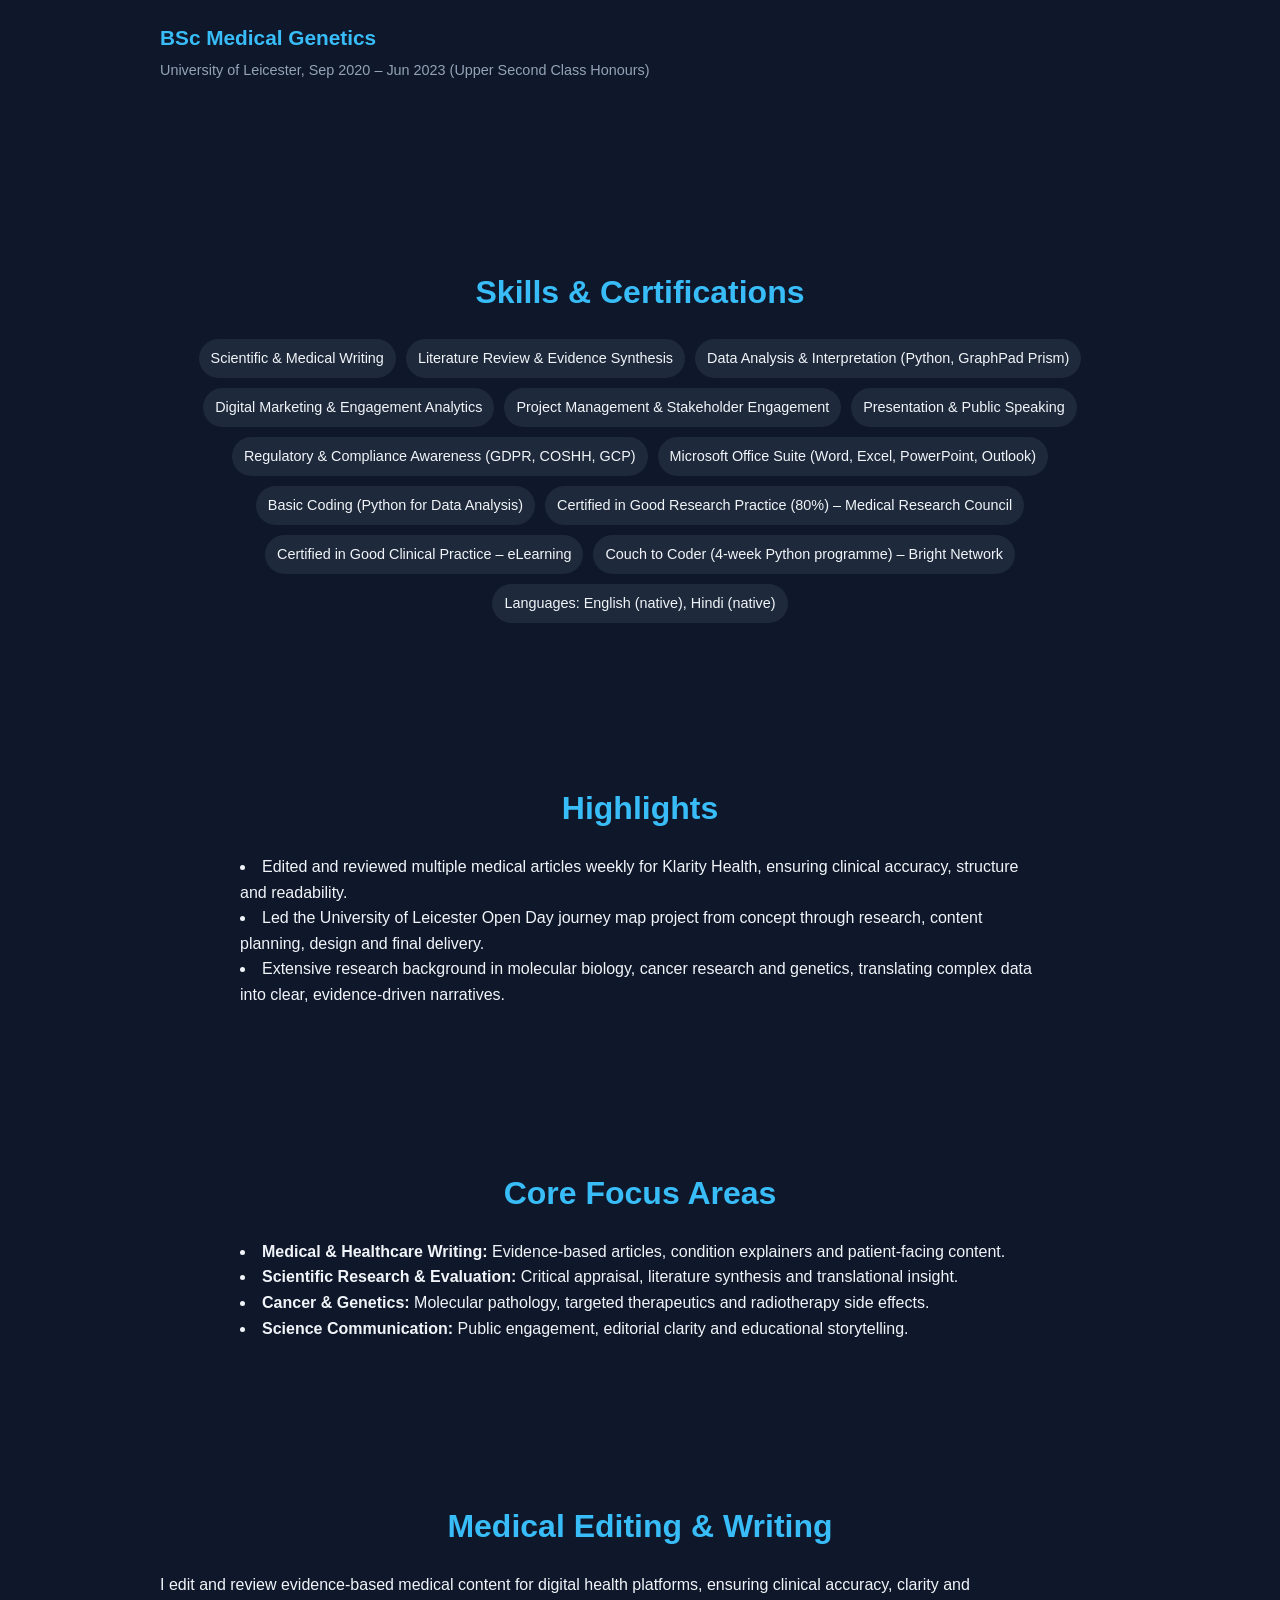
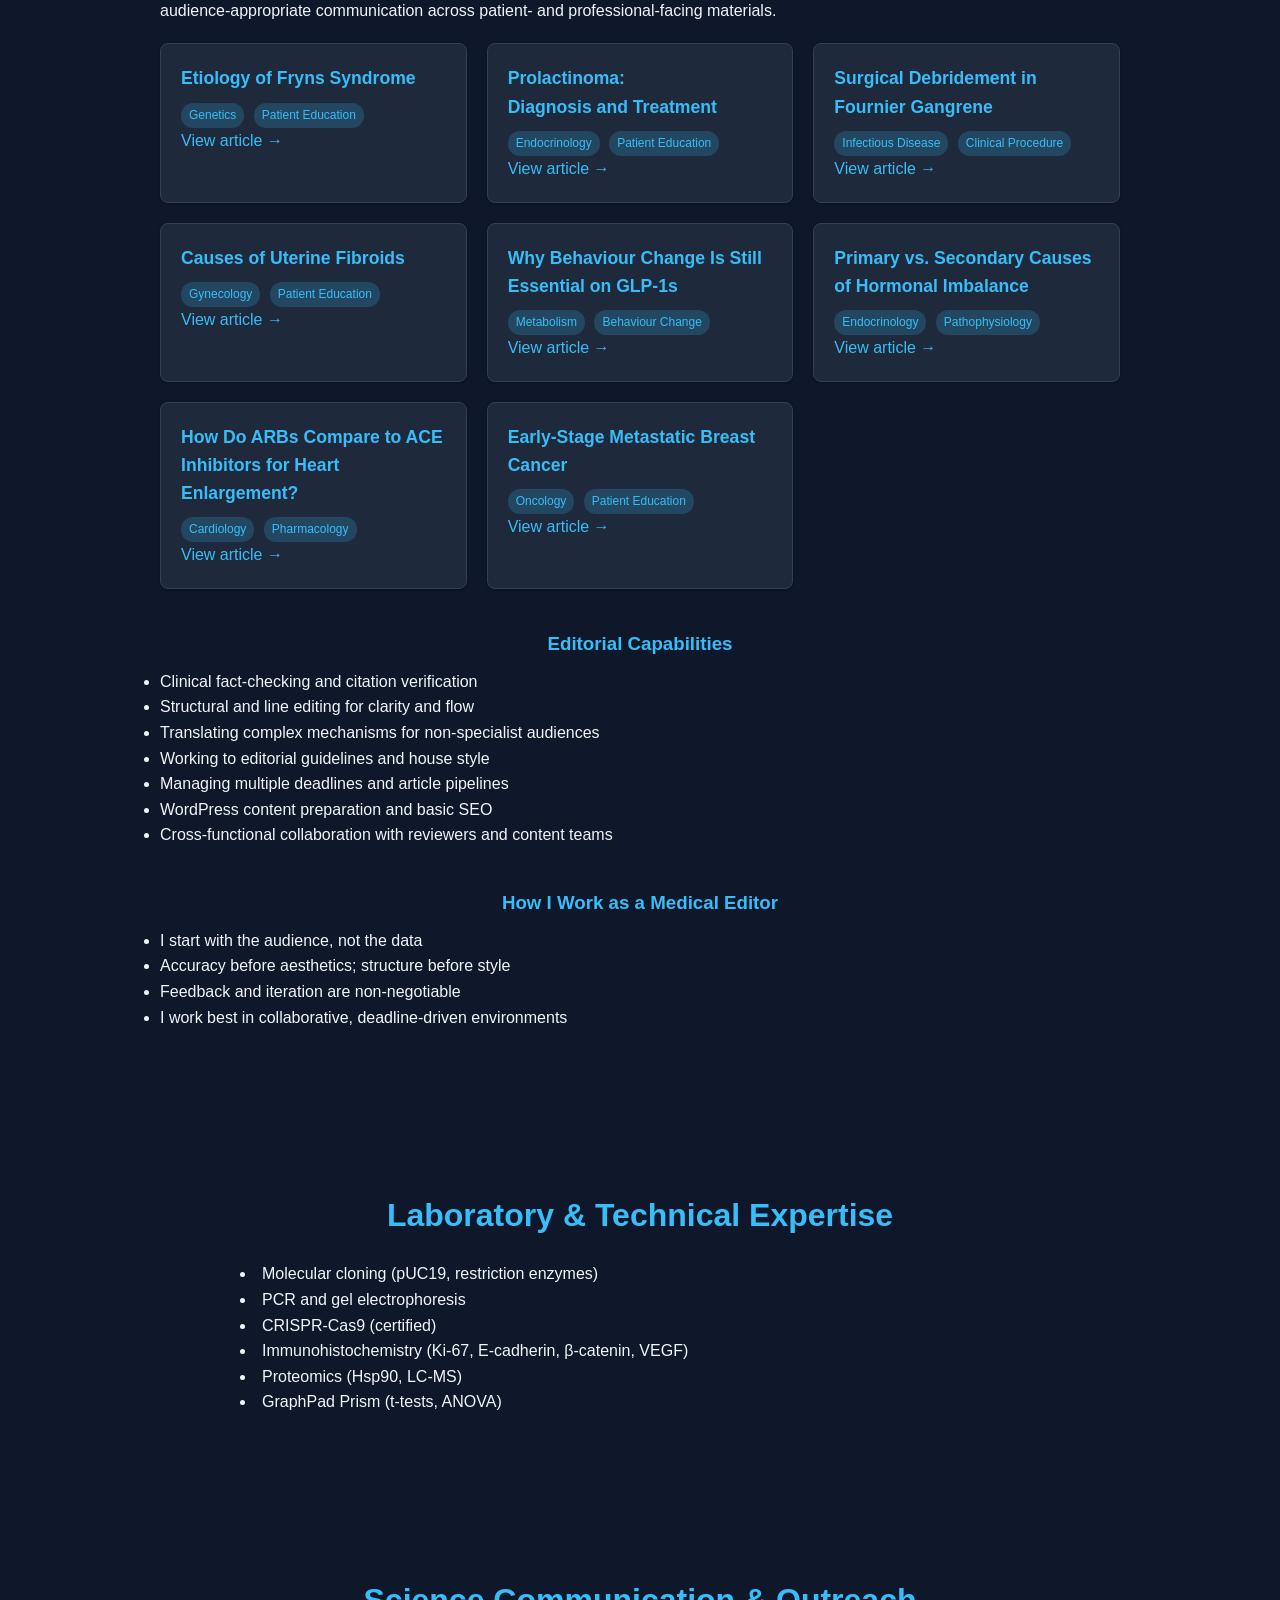
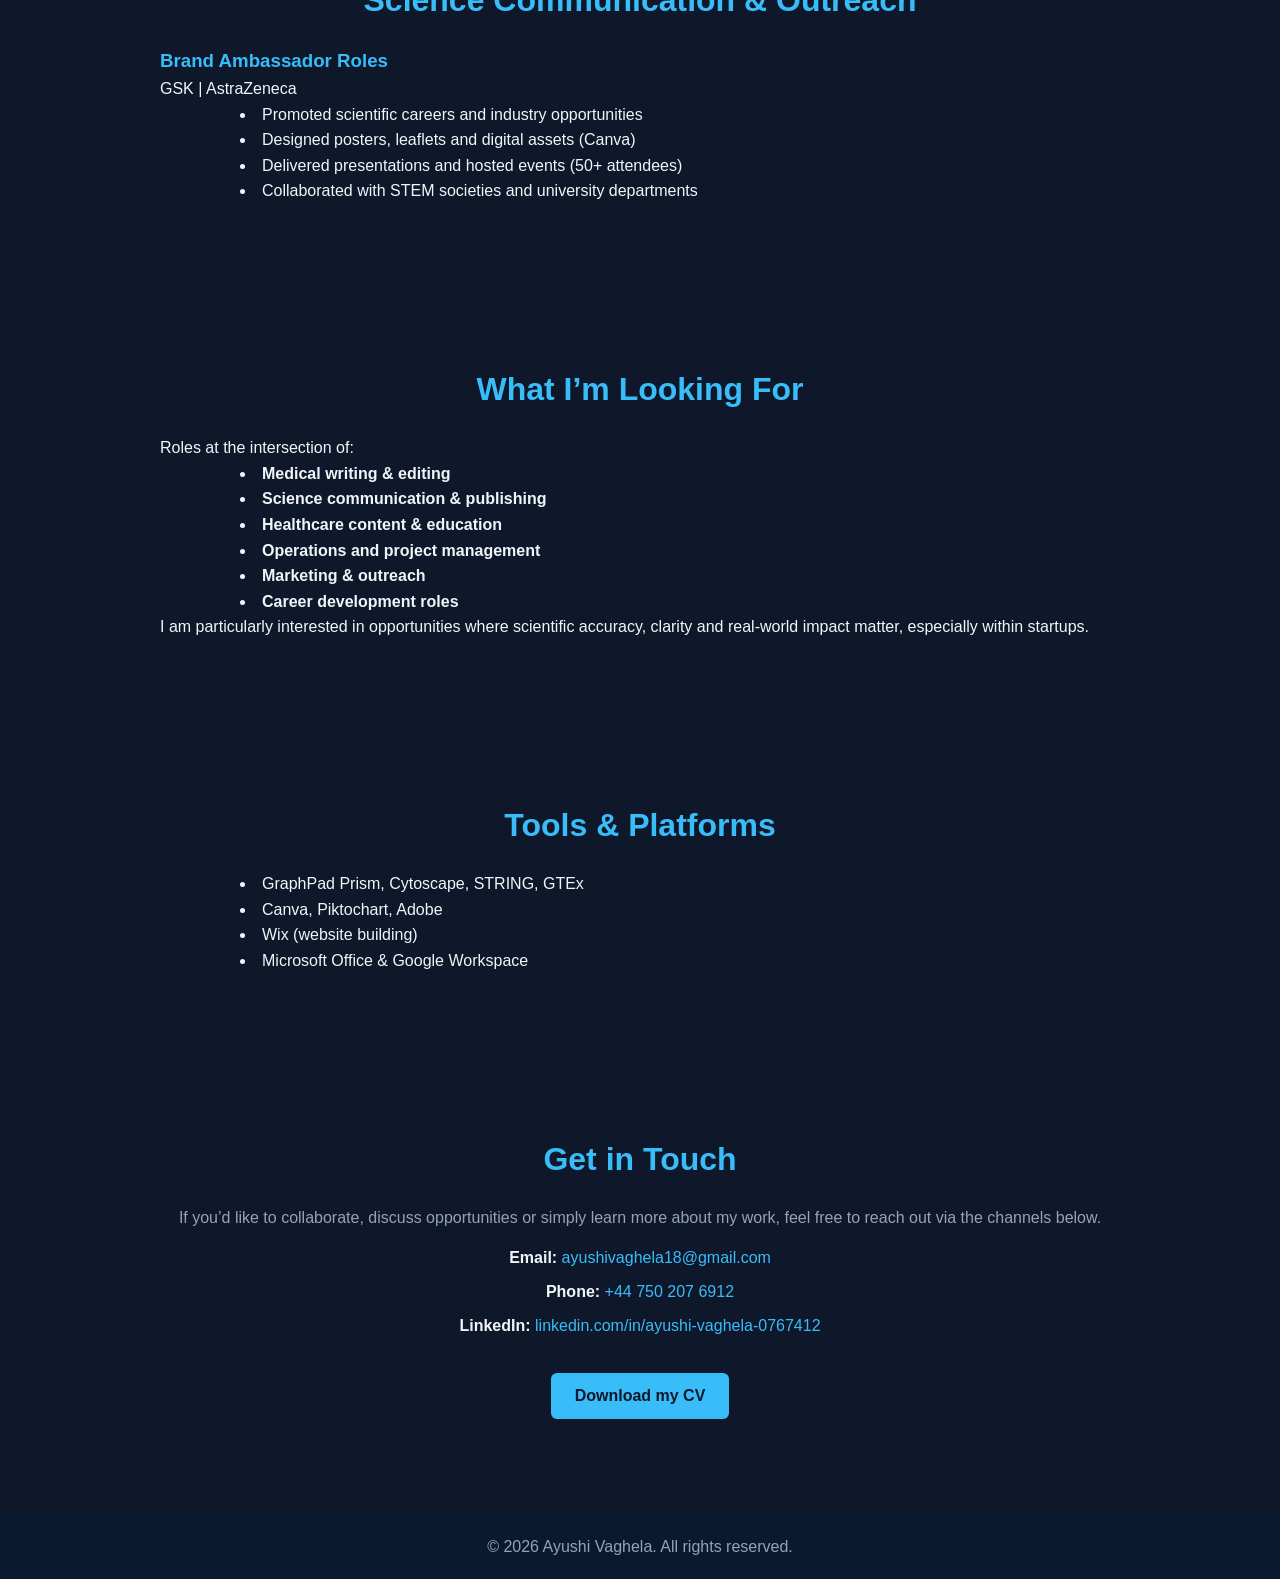
<file: repo/ayushi-portfolio-main/index.html>
<!DOCTYPE html>
<html lang="en">
<head>
  <meta charset="UTF-8" />
  <meta name="viewport" content="width=device-width, initial-scale=1.0" />
  <title>Ayushi Vaghela | Medical Biosciences Portfolio</title>
  <!--
    This simple single‑page site highlights the breadth of
    Ayushi Vaghela’s academic background, professional experience
    and research projects.  The site intentionally reads like
    a personal pitch – emphasising how Ayushi blends a solid
    foundation in medical genetics with hands‑on project management,
    scientific writing and stakeholder engagement skills.
  -->
  <link rel="stylesheet" href="assets/css/style.css" />
</head>
<body>
  <!-- Hero Section -->
  <header class="hero">
    <nav class="nav">
      <div class="logo">Ayushi Vaghela</div>
      <ul class="nav-links">
        <li><a href="#about">About</a></li>
        <li><a href="#experience">Experience</a></li>
        <li><a href="#projects">Projects</a></li>
        <li><a href="#education">Education</a></li>
        <li><a href="#skills">Skills</a></li>
        <li><a href="#highlights">Highlights</a></li>
        <li><a href="#focus">Focus</a></li>
        <li><a href="#portfolio">Portfolio</a></li>
        <li><a href="#lab-skills">Lab Skills</a></li>
        <li><a href="#communication">Outreach</a></li>
        <li><a href="#looking-for">Goals</a></li>
        <li><a href="#tools">Tools</a></li>
        <li><a href="#contact">Contact</a></li>
      </ul>
    </nav>
    <div class="hero-content">
      <!-- The headline will be typed character‑by‑character via JavaScript. -->
      <h1><span id="typed-text"></span></h1>
      <p class="hero-subtitle">
        Medical biosciences graduate, editor and project coordinator translating
        complex data into clear, engaging stories. I make science
        accessible and drive impact through strategic communication.
      </p>
      <a href="#contact" class="cta">Let’s connect</a>
    </div>
  </header>

  <!-- About Section -->
  <section id="about" class="section about">
    <h2>About Me</h2>
    <p>
      With a Masters in Medical Biosciences (Medical Genetics) and a
      specialisation in Cancer Molecular Pathology &amp; Therapeutics, I
      have honed the ability to distil complex biological concepts
      into compelling narratives. My professional experiences span
      medical editing, laboratory optimisation, student engagement and
      healthcare – all unified by a commitment to clarity, accuracy
      and impact. I’m passionate about science communication,
      publishing and medical education, and I thrive on translating
      data into stories that inform and inspire.
    </p>
  </section>

  <!-- Experience Section -->
  <section id="experience" class="section experience">
    <h2>Professional Experience</h2>
    <div class="experience-item">
      <h3>Compliance&nbsp;Operations&nbsp;Coordinator – WMG (Warwick Manufacturing Group) – Warwick,&nbsp;Warwickshire</h3>
      <p class="date">Sep&nbsp;2025&nbsp;–&nbsp;Jan&nbsp;2026</p>
      <ul>
        <li>Managed the Innaxys asset database, verifying manufacturer and supplier certifications, including international vendors.</li>
        <li>Tracked the completion of 76 access equipment checks and 36 legionella control checks, coordinating with technicians and PIs.</li>
        <li>Assisted with PAT testing to verify the certification and inspection status of laboratory equipment on the database.</li>
        <li>Improved financial oversight by maintaining 80+ cost codes, resulting in precise funding tracking across projects in just 4&nbsp;months.</li>
        <li>Granted access for labs and lab inductions to ensure all new staff and students meet the required training before entering high‑risk labs.</li>
      </ul>
    </div>

    <div class="experience-item">
      <h3>Medical&nbsp;Editor (Intern) – Klarity&nbsp;Health – Remote</h3>
      <p class="date">Mar&nbsp;2025&nbsp;–&nbsp;Sep&nbsp;2025</p>
      <ul>
        <li>Contributed to the review and editorial refinement of over 3 medical articles weekly.</li>
        <li>Supported publication of 11 evidence‑based articles aligned with patient‑focused content standards.</li>
        <li>Assisted in WordPress content preparation, including formatting and implementing basic SEO strategies to optimise visibility.</li>
        <li>Conducted comprehensive fact‑checking and proofreading, ensuring scientific integrity and reliability across all published materials.</li>
      </ul>
    </div>

    <div class="experience-item">
      <h3>Project&nbsp;Operations&nbsp;Technician – University&nbsp;of&nbsp;Warwick – Warwick,&nbsp;Warwickshire</h3>
      <p class="date">Oct&nbsp;2024&nbsp;–&nbsp;Sep&nbsp;2025</p>
      <ul>
        <li>Implemented the LabCup system for lab operations, improving chemical inventory efficiency by 45% across 20+ research groups.</li>
        <li>Digitised chemical inventories and carried out regular audits to keep records accurate and compliant.</li>
        <li>Collaborated with PIs and lab supervisors to resolve inventory issues and maintain consistent tracking.</li>
        <li>Applied training in GDPR, COSHH and hazardous substance handling to maintain safe and compliant lab processes.</li>
      </ul>
    </div>

    <div class="experience-item">
      <h3>Assessment&nbsp;Operations&nbsp;Assistant – University&nbsp;of&nbsp;Leicester – Leicester</h3>
      <p class="date">Jun&nbsp;2024&nbsp;–&nbsp;Jul&nbsp;2024</p>
      <ul>
        <li>Owned end‑to‑end coordination of 120+ patient simulators, including training status, payments, personal data records and compliance documentation.</li>
        <li>Ran OSCE exam operations under time pressure: station setup, equipment handling, tablet provisioning, printed exam materials and secure question paper distribution.</li>
        <li>Maintained audit‑ready records across training, payments and simulator usage, reducing last‑minute errors during assessments.</li>
        <li>Acted as the operational link between faculty, examiners and technical teams to ensure assessments ran without disruption.</li>
      </ul>
    </div>

    <div class="experience-item">
      <h3>Marketing&nbsp;&amp;&nbsp;Events&nbsp;Assistant – AstraZeneca (On‑Campus Promotions) – Leicester</h3>
      <p class="date">Jun&nbsp;2022&nbsp;–&nbsp;Apr&nbsp;2024</p>
      <ul>
        <li>Represented AstraZeneca as a long‑term campus marketing lead across 2 academic years, selected and reappointed based on performance.</li>
        <li>Planned and delivered 8+ recruitment marketing campaigns (online and face‑to‑face) promoting internship, placement, work experience and graduate programmes.</li>
        <li>Drove 30–60+ attendees per event, generating 200+ registrations across campaigns.</li>
        <li>Created 20+ campaign assets, including posters, digital graphics, QR sign‑ups and presentation decks using Canva and Piktochart.</li>
        <li>Coordinated outreach with careers teams, tutors and student societies to expand reach across departments.</li>
        <li>Delivered live presentations and acted as the brand‑facing representative during careers events.</li>
      </ul>
    </div>

    <div class="experience-item">
      <h3>Project&nbsp;Coordinator – University&nbsp;of&nbsp;Leicester (Career Department) – Leicester</h3>
      <p class="date">Oct&nbsp;2023&nbsp;–&nbsp;Dec&nbsp;2023</p>
      <ul>
        <li>Worked with Leicester Graduate City Project stakeholders to understand how the university partners with local start‑ups to deliver micro‑internships.</li>
        <li>Supported delivery of employability programmes including industrial placements, micro‑internships, study abroad and summer opportunities.</li>
        <li>Assisted students with industrial placement applications, including CV refinement, interview preparation and navigating competitive opportunities.</li>
      </ul>
    </div>

    <div class="experience-item">
      <h3>Outreach&nbsp;Marketing&nbsp;Coordinator – University&nbsp;of&nbsp;Leicester (Student’s&nbsp;Union) – Leicester</h3>
      <p class="date">Sep&nbsp;2022&nbsp;–&nbsp;May&nbsp;2023</p>
      <ul>
        <li>Supported delivery of careers fairs and employability events, managing registrations, attendee flow and on‑site coordination.</li>
        <li>Acted as the first point of contact for students and employers, handling queries and directing follow‑ups.</li>
        <li>Optimised student tracking &amp; follow‑ups using JotForms, helping with registration and post‑event communication.</li>
      </ul>
    </div>

    <div class="experience-item">
      <h3>Marketing&nbsp;Intern (Career Development Services) – University&nbsp;of&nbsp;Leicester – Leicester</h3>
      <p class="date">Jul&nbsp;2022&nbsp;–&nbsp;Aug&nbsp;2022</p>
      <ul>
        <li>Developed the Experiential&nbsp;Maps project, creating a structured student guide for academic and career progression.</li>
        <li>Supported marketing for open days, careers events and employability programmes across digital and on‑campus channels.</li>
        <li>Collaborated with career advisors and faculty, aligning content with student needs.</li>
        <li>Designed visually engaging materials using Canva, Piktochart, Adobe and PowerPoint in line with institutional branding.</li>
        <li>Conducted in‑depth research on university courses and job profiles, curating key information.</li>
      </ul>
    </div>

    <div class="experience-item">
      <h3>Campus&nbsp;Marketing&nbsp;Assistant – GlaxoSmithKline (On‑Campus Promotions) – Leicester</h3>
      <p class="date">Sep&nbsp;2021&nbsp;–&nbsp;Dec&nbsp;2021</p>
      <ul>
        <li>Supported delivery of short‑term recruitment marketing campaigns during a single academic semester.</li>
        <li>Led GSK’s student outreach during the COVID‑19 pandemic, organising in‑person events for 30+ attendees while ensuring full compliance with social distancing and safety regulations.</li>
        <li>Created and delivered high‑impact presentations equipping students with key insights into GSK’s career pathways and application process.</li>
        <li>Managed registrations, feedback collection and post‑event communication using JotForms and email workflows.</li>
      </ul>
    </div>
  </section>

  <!-- Projects Section -->
  <section id="projects" class="section projects">
    <h2>Research &amp; Projects</h2>
    <div class="project-item">
      <h3>Impact of MDM2 inhibitors in mature lymphoid malignancies</h3>
      <p class="date">Jan 2024 – May 2024</p>
      <p>
        Conducted comprehensive literature reviews to understand the role of the
        MDM2 oncogene in lymphoid malignancies and its potential as a
        therapeutic target. Designed and executed experiments evaluating
        drug effects on cancer cell viability, applied statistical analysis to
        interpret findings, and used GraphPad Prism to identify the most
        effective inhibitor for inducing apoptosis and reducing cell
        viability. This work strengthened my experimental design and data
        interpretation skills.
      </p>
    </div>
    <div class="project-item">
      <h3>Identifying candidate genes post‑radiotherapy in breast cancer</h3>
      <p class="date">Nov 2022 – Apr 2023</p>
      <p>
        Earned a distinction for a dissertation that analysed 110 genes to
        identify key candidates responsible for side‑effects following
        radiotherapy in breast cancer patients. Utilised bioinformatics
        tools to examine genetic interactions and biological pathways,
        revealing potential treatment timing implications and offering
        insights to optimise precision medicine.
      </p>
    </div>
    <div class="project-item">
      <h3>T Cell Density and Function in Patient‑Derived Explants</h3>
      <p class="date">Research Project</p>
      <p>
        Tumour immunology focus with a functional assessment of immune response and
        translational relevance to cancer therapeutics.
      </p>
    </div>
  </section>

  <!-- Education Section -->
  <section id="education" class="section education">
    <h2>Education</h2>
    <div class="education-item">
      <h3>MSc&nbsp;Medical Biosciences: Cancer Molecular Pathology &amp; Therapeutics</h3>
      <p class="date">University of Leicester, Sep 2023 – Jul 2024 (Upper Second Class Honours)</p>
    </div>
    <div class="education-item">
      <h3>BSc&nbsp;Medical Genetics</h3>
      <p class="date">University of Leicester, Sep 2020 – Jun 2023 (Upper Second Class Honours)</p>
    </div>
  </section>

  <!-- Skills Section -->
  <section id="skills" class="section skills">
    <h2>Skills &amp; Certifications</h2>
    <ul class="skills-list">
      <li>Scientific &amp; Medical Writing</li>
      <li>Literature Review &amp; Evidence Synthesis</li>
      <li>Data Analysis &amp; Interpretation (Python, GraphPad Prism)</li>
      <li>Digital Marketing &amp; Engagement Analytics</li>
      <li>Project Management &amp; Stakeholder Engagement</li>
      <li>Presentation &amp; Public Speaking</li>
      <li>Regulatory &amp; Compliance Awareness (GDPR, COSHH, GCP)</li>
      <li>Microsoft Office Suite (Word, Excel, PowerPoint, Outlook)</li>
      <li>Basic Coding (Python for Data Analysis)</li>
      <li>Certified in Good Research Practice (80%) – Medical Research Council</li>
      <li>Certified in Good Clinical Practice – eLearning</li>
      <li>Couch to Coder (4‑week Python programme) – Bright Network</li>
      <li>Languages: English (native), Hindi (native)</li>
    </ul>
  </section>

  <!-- Highlights Section -->
  <section id="highlights" class="section highlights">
    <h2>Highlights</h2>
    <ul>
      <li>Edited and reviewed multiple medical articles weekly for Klarity&nbsp;Health, ensuring clinical accuracy, structure and readability.</li>
      <li>Led the University&nbsp;of&nbsp;Leicester Open Day journey map project from concept through research, content planning, design and final delivery.</li>
      <li>Extensive research background in molecular biology, cancer research and genetics, translating complex data into clear, evidence‑driven narratives.</li>
    </ul>
  </section>

  <!-- Core Focus Areas Section -->
  <section id="focus" class="section focus">
    <h2>Core Focus Areas</h2>
    <ul>
      <li><strong>Medical&nbsp;&amp;&nbsp;Healthcare Writing:</strong> Evidence‑based articles, condition explainers and patient‑facing content.</li>
      <li><strong>Scientific Research&nbsp;&amp;&nbsp;Evaluation:</strong> Critical appraisal, literature synthesis and translational insight.</li>
      <li><strong>Cancer&nbsp;&amp;&nbsp;Genetics:</strong> Molecular pathology, targeted therapeutics and radiotherapy side effects.</li>
      <li><strong>Science Communication:</strong> Public engagement, editorial clarity and educational storytelling.</li>
    </ul>
  </section>

  <!-- Medical Editing & Writing (Portfolio) Section -->
  <section id="portfolio" class="section portfolio">
    <h2>Medical Editing&nbsp;&amp;&nbsp;Writing</h2>
    <p>I edit and review evidence‑based medical content for digital health platforms, ensuring clinical accuracy, clarity and audience‑appropriate communication across patient‑ and professional‑facing materials.</p>
    <div class="card-grid">
      <div class="card">
        <h4>Etiology of Fryns&nbsp;Syndrome</h4>
        <p><span class="tag">Genetics</span> <span class="tag">Patient&nbsp;Education</span></p>
        <p><a href="https://my.klarity.health/etiology-of-fryns-syndrome-understanding-the-genetic-causes-and-risk-factors-associated-with-fryns-syndrome/" target="_blank">View article →</a></p>
      </div>
      <div class="card">
        <h4>Prolactinoma: Diagnosis&nbsp;and&nbsp;Treatment</h4>
        <p><span class="tag">Endocrinology</span> <span class="tag">Patient&nbsp;Education</span></p>
        <p><a href="https://my.klarity.health/prolactinoma-diagnosis-and-treatment/" target="_blank">View article →</a></p>
      </div>
      <div class="card">
        <h4>Surgical Debridement in Fournier&nbsp;Gangrene</h4>
        <p><span class="tag">Infectious&nbsp;Disease</span> <span class="tag">Clinical&nbsp;Procedure</span></p>
        <p><a href="https://my.klarity.health/surgical-debridement-in-fournier-gangrene/" target="_blank">View article →</a></p>
      </div>
      <div class="card">
        <h4>Causes of Uterine Fibroids</h4>
        <p><span class="tag">Gynecology</span> <span class="tag">Patient&nbsp;Education</span></p>
        <p><a href="https://my.klarity.health/causes-of-uterine-fibroids/" target="_blank">View article →</a></p>
      </div>
      <div class="card">
        <h4>Why Behaviour Change Is Still Essential on GLP‑1s</h4>
        <p><span class="tag">Metabolism</span> <span class="tag">Behaviour&nbsp;Change</span></p>
        <p><a href="https://my.klarity.health/why-behaviour-change-is-still-essential-on-glp-1s/" target="_blank">View article →</a></p>
      </div>
      <div class="card">
        <h4>Primary vs. Secondary Causes of Hormonal Imbalance</h4>
        <p><span class="tag">Endocrinology</span> <span class="tag">Pathophysiology</span></p>
        <p><a href="https://my.klarity.health/primary-vs-secondary-causes-of-hormonal-imbalance/" target="_blank">View article →</a></p>
      </div>
      <div class="card">
        <h4>How&nbsp;Do ARBs Compare to ACE Inhibitors for Heart Enlargement?</h4>
        <p><span class="tag">Cardiology</span> <span class="tag">Pharmacology</span></p>
        <p><a href="https://my.klarity.health/how-do-arbs-compare-to-ace-inhibitors-in-terms-of-effectiveness-for-heart-enlargement/" target="_blank">View article →</a></p>
      </div>
      <div class="card">
        <h4>Early‑Stage Metastatic Breast Cancer</h4>
        <p><span class="tag">Oncology</span> <span class="tag">Patient&nbsp;Education</span></p>
        <p><a href="https://my.klarity.health/early-stage-metastatic-breast-cancer/" target="_blank">View article →</a></p>
      </div>
    </div>
    <h3>Editorial Capabilities</h3>
    <ul>
      <li>Clinical fact‑checking and citation verification</li>
      <li>Structural and line editing for clarity and flow</li>
      <li>Translating complex mechanisms for non‑specialist audiences</li>
      <li>Working to editorial guidelines and house style</li>
      <li>Managing multiple deadlines and article pipelines</li>
      <li>WordPress content preparation and basic SEO</li>
      <li>Cross‑functional collaboration with reviewers and content teams</li>
    </ul>
    <h3>How I Work as a Medical Editor</h3>
    <ul>
      <li>I start with the audience, not the data</li>
      <li>Accuracy before aesthetics; structure before style</li>
      <li>Feedback and iteration are non‑negotiable</li>
      <li>I work best in collaborative, deadline‑driven environments</li>
    </ul>
  </section>

  <!-- Laboratory & Technical Expertise Section -->
  <section id="lab-skills" class="section lab-skills">
    <h2>Laboratory&nbsp;&amp;&nbsp;Technical Expertise</h2>
    <ul>
      <li>Molecular cloning (pUC19, restriction enzymes)</li>
      <li>PCR and gel electrophoresis</li>
      <li>CRISPR‑Cas9 (certified)</li>
      <li>Immunohistochemistry (Ki‑67, E‑cadherin, β‑catenin, VEGF)</li>
      <li>Proteomics (Hsp90, LC‑MS)</li>
      <li>GraphPad Prism (t‑tests, ANOVA)</li>
    </ul>
  </section>

  <!-- Science Communication & Outreach Section -->
  <section id="communication" class="section communication">
    <h2>Science Communication&nbsp;&amp;&nbsp;Outreach</h2>
    <h3>Brand Ambassador Roles</h3>
    <p>GSK | AstraZeneca</p>
    <ul>
      <li>Promoted scientific careers and industry opportunities</li>
      <li>Designed posters, leaflets and digital assets (Canva)</li>
      <li>Delivered presentations and hosted events (50+ attendees)</li>
      <li>Collaborated with STEM societies and university departments</li>
    </ul>
  </section>

  <!-- What I’m Looking For Section -->
  <section id="looking-for" class="section looking-for">
    <h2>What I’m Looking For</h2>
    <p>Roles at the intersection of:</p>
    <ul>
      <li><strong>Medical writing&nbsp;&amp;&nbsp;editing</strong></li>
      <li><strong>Science communication&nbsp;&amp;&nbsp;publishing</strong></li>
      <li><strong>Healthcare content&nbsp;&amp;&nbsp;education</strong></li>
      <li><strong>Operations&nbsp;and project&nbsp;management</strong></li>
      <li><strong>Marketing&nbsp;&amp;&nbsp;outreach</strong></li>
      <li><strong>Career development roles</strong></li>
    </ul>
    <p>I am particularly interested in opportunities where scientific accuracy, clarity and real‑world impact matter, especially within startups.</p>
  </section>

  <!-- Tools & Platforms Section -->
  <section id="tools" class="section tools">
    <h2>Tools&nbsp;&amp;&nbsp;Platforms</h2>
    <ul>
      <li>GraphPad Prism, Cytoscape, STRING, GTEx</li>
      <li>Canva, Piktochart, Adobe</li>
      <li>Wix (website building)</li>
      <li>Microsoft Office&nbsp;&amp;&nbsp;Google Workspace</li>
    </ul>
  </section>

  <!-- Contact Section -->
  <section id="contact" class="section contact">
    <h2>Get in Touch</h2>
    <p>
      If you’d like to collaborate, discuss opportunities or simply learn
      more about my work, feel free to reach out via the channels below.
    </p>
    <ul class="contact-list">
      <li><strong>Email:</strong> <a href="mailto:ayushivaghela18@gmail.com">ayushivaghela18@gmail.com</a></li>
      <li><strong>Phone:</strong> <a href="tel:+447502076912">+44 750 207 6912</a></li>
      <li><strong>LinkedIn:</strong> <a href="https://www.linkedin.com/in/ayushi-vaghela-0767412" target="_blank">linkedin.com/in/ayushi‑vaghela‑0767412</a></li>
    </ul>
    <p>
      <!-- Updated CV link to point to the latest resume file -->
      <a class="download-cv" href="Ayushi_Vaghela_CV_OP&M.pdf" target="_blank">Download my CV</a>
    </p>
  </section>

  <footer class="footer">
    <p>&copy; 2026 Ayushi Vaghela. All rights reserved.</p>
  </footer>

  <!-- Load interactive behaviours -->
  <script src="assets/js/script.js"></script>
</body>
</html>
</file>
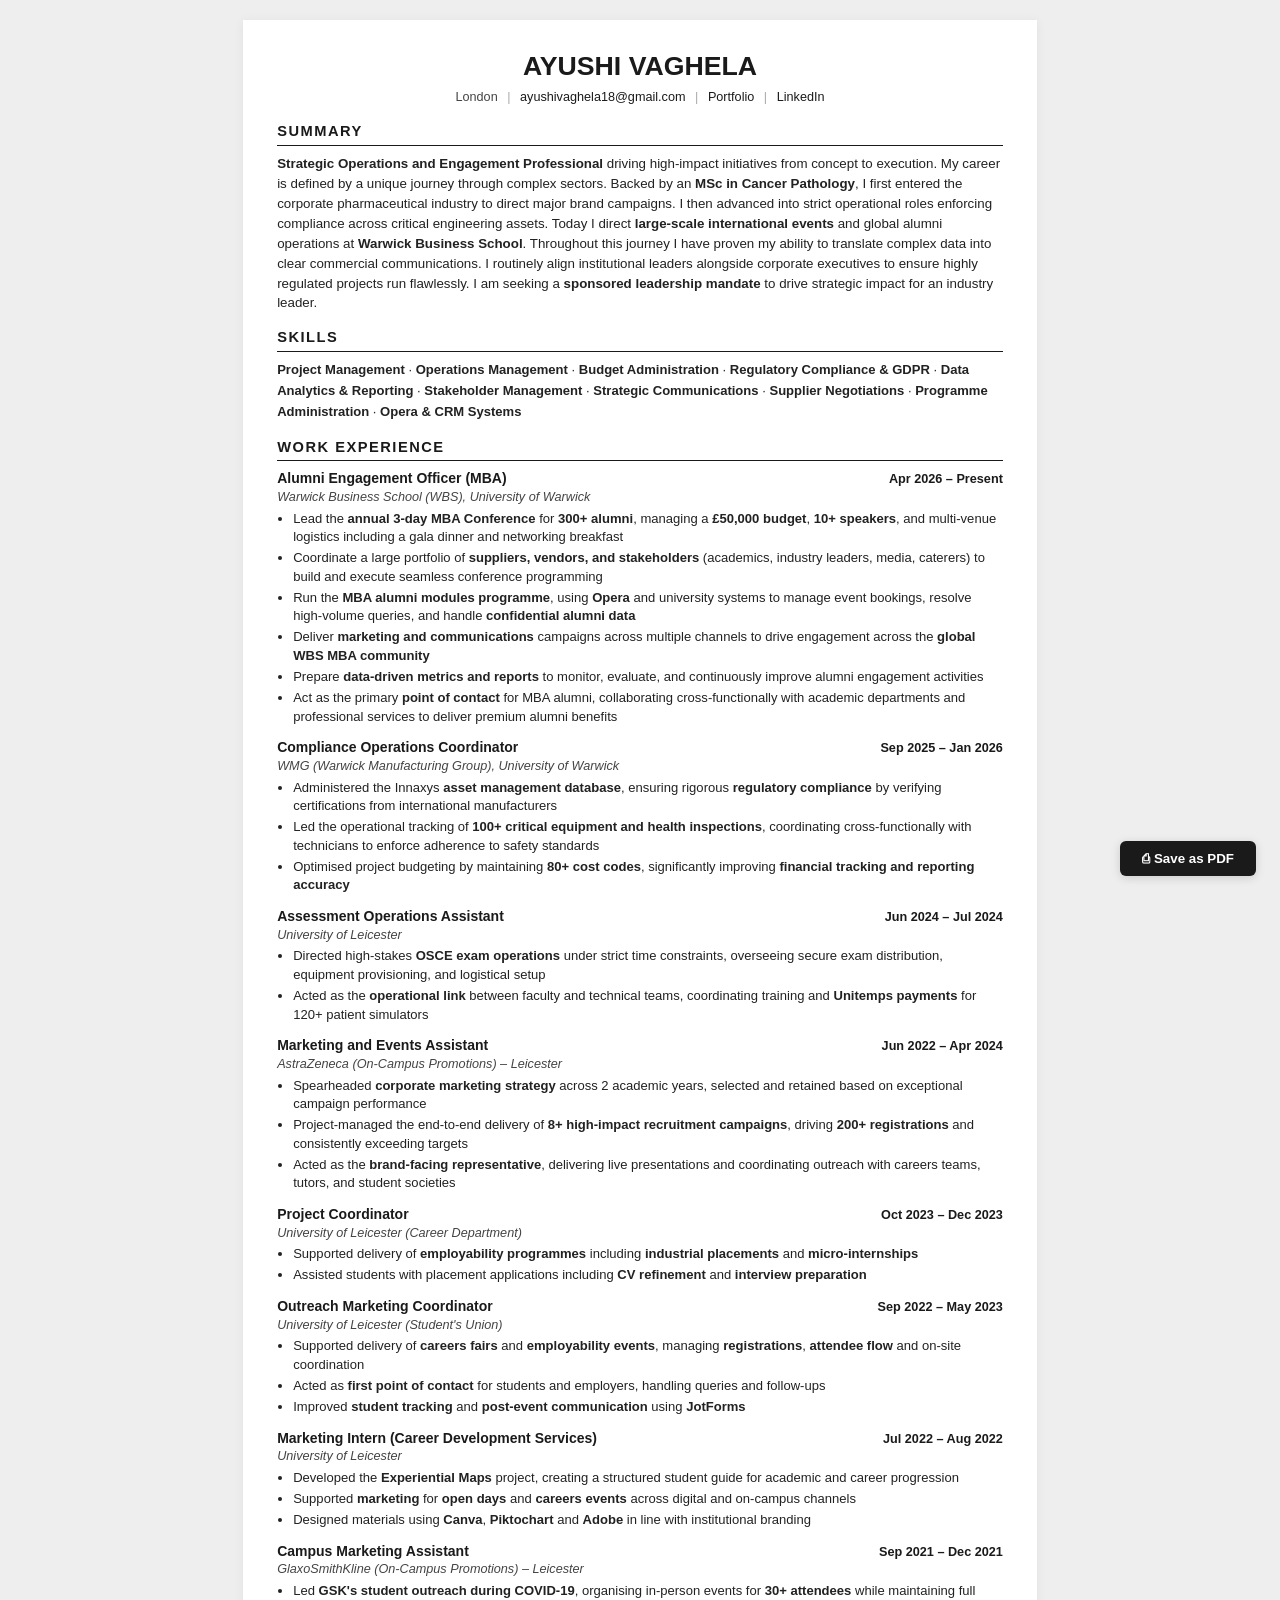
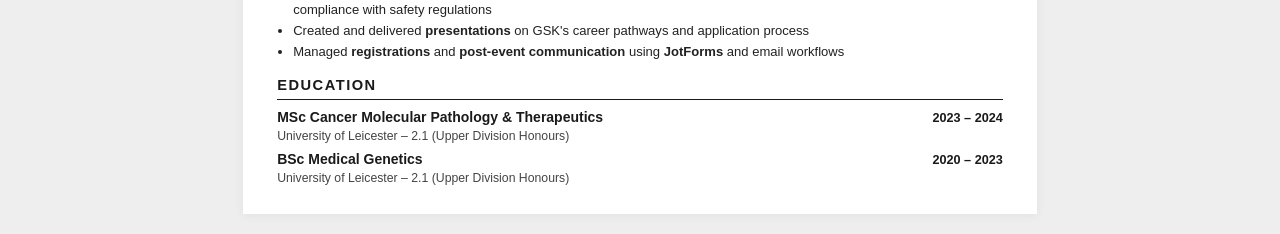
<file: cv.html>
<!DOCTYPE html>
<html lang="en">
<head>
  <meta charset="UTF-8">
  <meta name="viewport" content="width=device-width, initial-scale=1.0">
  <title>Ayushi Vaghela – CV</title>
  <style>
    *, *::before, *::after { box-sizing: border-box; margin: 0; padding: 0; }
    @page { size: A4; margin: 16mm 18mm; }
    html { font-size: 10.5pt; }
    body {
      font-family: Calibri, 'Segoe UI', Arial, sans-serif;
      color: #1a1a1a;
      background: #eee;
      line-height: 1.4;
    }

    .cv {
      width: 210mm;
      margin: 20px auto;
      background: #fff;
      padding: 28px 34px 22px;
      box-shadow: 0 1px 10px rgba(0,0,0,0.06);
    }

    /* Header */
    .name {
      font-size: 20pt;
      font-weight: 700;
      text-align: center;
      margin-bottom: 4px;
    }
    .contact {
      text-align: center;
      font-size: 9.5pt;
      color: #444;
      margin-bottom: 12px;
    }
    .contact a { color: #1a1a1a; text-decoration: none; }
    .sep { margin: 0 6px; color: #aaa; }

    /* Sections */
    .sec-title {
      font-size: 11pt;
      font-weight: 700;
      text-transform: uppercase;
      letter-spacing: 1.5px;
      border-bottom: 1.5px solid #1a1a1a;
      padding-bottom: 3px;
      margin: 14px 0 8px;
    }

    /* Summary */
    .summary {
      font-size: 10pt;
      line-height: 1.5;
      color: #222;
    }

    /* Skills */
    .skills {
      font-size: 9.8pt;
      line-height: 1.6;
      color: #222;
    }

    /* Jobs */
    .job { margin-bottom: 12px; page-break-inside: avoid; }
    .job:last-child { margin-bottom: 0; }
    .job-row { display: flex; justify-content: space-between; align-items: baseline; }
    .job-title { font-size: 10.5pt; font-weight: 700; }
    .job-date { font-size: 9.5pt; font-weight: 600; white-space: nowrap; margin-left: 10px; }
    .job-org { font-size: 9.5pt; font-style: italic; color: #444; margin-bottom: 3px; }
    .job ul { margin: 3px 0 0 16px; padding: 0; }
    .job li { font-size: 9.8pt; color: #222; margin-bottom: 2.5px; line-height: 1.42; }

    /* Education */
    .edu { margin-bottom: 5px; }
    .edu-row { display: flex; justify-content: space-between; align-items: baseline; }
    .edu-deg { font-size: 10.5pt; font-weight: 700; }
    .edu-date { font-size: 9.5pt; font-weight: 600; white-space: nowrap; margin-left: 10px; }
    .edu-where { font-size: 9.2pt; color: #444; }

    b { font-weight: 700; }

    @media print {
      body { background: white; margin: 0; padding: 0; }
      .cv { width: 100%; margin: 0; padding: 0; box-shadow: none; }
      .no-print { display: none !important; }
    }
    @media screen and (max-width: 800px) {
      .cv { width: 100%; padding: 20px; }
    }

    .print-btn {
      position: fixed; bottom: 24px; right: 24px;
      background: #1a1a1a; color: #fff; border: none;
      padding: 10px 22px; border-radius: 6px;
      font-family: Calibri, Arial, sans-serif; font-size: 10pt; font-weight: 600;
      cursor: pointer; box-shadow: 0 2px 10px rgba(0,0,0,0.15); z-index: 100;
    }
    .print-btn:hover { background: #333; }
  </style>
</head>
<body>

<button class="print-btn no-print" onclick="window.print()">⎙ Save as PDF</button>

<div class="cv">

  <div class="name">AYUSHI VAGHELA</div>
  <div class="contact">
    London
    <span class="sep">|</span>
    <a href="mailto:ayushivaghela18@gmail.com">ayushivaghela18@gmail.com</a>
    <span class="sep">|</span>
    <a href="https://ayushivaghela.github.io/ayushi-portfolio/">Portfolio</a>
    <span class="sep">|</span>
    <a href="https://www.linkedin.com/in/ayushi-vaghela-076741214">LinkedIn</a>
  </div>

  <!-- SUMMARY -->
  <div class="sec-title">Summary</div>
  <div class="summary">
    <b>Strategic Operations and Engagement Professional</b> driving high-impact initiatives from concept to execution. My career is defined by a unique journey through complex sectors. Backed by an <b>MSc in Cancer Pathology</b>, I first entered the corporate pharmaceutical industry to direct major brand campaigns. I then advanced into strict operational roles enforcing compliance across critical engineering assets. Today I direct <b>large-scale international events</b> and global alumni operations at <b>Warwick Business School</b>. Throughout this journey I have proven my ability to translate complex data into clear commercial communications. I routinely align institutional leaders alongside corporate executives to ensure highly regulated projects run flawlessly. I am seeking a <b>sponsored leadership mandate</b> to drive strategic impact for an industry leader.
  </div>

  <!-- SKILLS -->
  <div class="sec-title">Skills</div>
  <div class="skills">
    <b>Project Management</b> · <b>Operations Management</b> · <b>Budget Administration</b> · <b>Regulatory Compliance & GDPR</b> · <b>Data Analytics & Reporting</b> · <b>Stakeholder Management</b> · <b>Strategic Communications</b> · <b>Supplier Negotiations</b> · <b>Programme Administration</b> · <b>Opera & CRM Systems</b>
  </div>

  <!-- EXPERIENCE -->
  <div class="sec-title">Work Experience</div>

  <div class="job">
    <div class="job-row">
      <div class="job-title">Alumni Engagement Officer (MBA)</div>
      <div class="job-date">Apr 2026 – Present</div>
    </div>
    <div class="job-org">Warwick Business School (WBS), University of Warwick</div>
    <ul>
      <li>Lead the <b>annual 3-day MBA Conference</b> for <b>300+ alumni</b>, managing a <b>£50,000 budget</b>, <b>10+ speakers</b>, and multi-venue logistics including a gala dinner and networking breakfast</li>
      <li>Coordinate a large portfolio of <b>suppliers, vendors, and stakeholders</b> (academics, industry leaders, media, caterers) to build and execute seamless conference programming</li>
      <li>Run the <b>MBA alumni modules programme</b>, using <b>Opera</b> and university systems to manage event bookings, resolve high-volume queries, and handle <b>confidential alumni data</b></li>
      <li>Deliver <b>marketing and communications</b> campaigns across multiple channels to drive engagement across the <b>global WBS MBA community</b></li>
      <li>Prepare <b>data-driven metrics and reports</b> to monitor, evaluate, and continuously improve alumni engagement activities</li>
      <li>Act as the primary <b>point of contact</b> for MBA alumni, collaborating cross-functionally with academic departments and professional services to deliver premium alumni benefits</li>
    </ul>
  </div>

  <div class="job">
    <div class="job-row">
      <div class="job-title">Compliance Operations Coordinator</div>
      <div class="job-date">Sep 2025 – Jan 2026</div>
    </div>
    <div class="job-org">WMG (Warwick Manufacturing Group), University of Warwick</div>
    <ul>
      <li>Administered the Innaxys <b>asset management database</b>, ensuring rigorous <b>regulatory compliance</b> by verifying certifications from international manufacturers</li>
      <li>Led the operational tracking of <b>100+ critical equipment and health inspections</b>, coordinating cross-functionally with technicians to enforce adherence to safety standards</li>
      <li>Optimised project budgeting by maintaining <b>80+ cost codes</b>, significantly improving <b>financial tracking and reporting accuracy</b></li>
    </ul>
  </div>

  <div class="job">
    <div class="job-row">
      <div class="job-title">Assessment Operations Assistant</div>
      <div class="job-date">Jun 2024 – Jul 2024</div>
    </div>
    <div class="job-org">University of Leicester</div>
    <ul>
      <li>Directed high-stakes <b>OSCE exam operations</b> under strict time constraints, overseeing secure exam distribution, equipment provisioning, and logistical setup</li>
      <li>Acted as the <b>operational link</b> between faculty and technical teams, coordinating training and <b>Unitemps payments</b> for 120+ patient simulators</li>
    </ul>
  </div>

  <div class="job">
    <div class="job-row">
      <div class="job-title">Marketing and Events Assistant</div>
      <div class="job-date">Jun 2022 – Apr 2024</div>
    </div>
    <div class="job-org">AstraZeneca (On-Campus Promotions) – Leicester</div>
    <ul>
      <li>Spearheaded <b>corporate marketing strategy</b> across 2 academic years, selected and retained based on exceptional campaign performance</li>
      <li>Project-managed the end-to-end delivery of <b>8+ high-impact recruitment campaigns</b>, driving <b>200+ registrations</b> and consistently exceeding targets</li>
      <li>Acted as the <b>brand-facing representative</b>, delivering live presentations and coordinating outreach with careers teams, tutors, and student societies</li>
    </ul>
  </div>

  <div class="job">
    <div class="job-row">
      <div class="job-title">Project Coordinator</div>
      <div class="job-date">Oct 2023 – Dec 2023</div>
    </div>
    <div class="job-org">University of Leicester (Career Department)</div>
    <ul>
      <li>Supported delivery of <b>employability programmes</b> including <b>industrial placements</b> and <b>micro-internships</b></li>
      <li>Assisted students with placement applications including <b>CV refinement</b> and <b>interview preparation</b></li>
    </ul>
  </div>

  <div class="job">
    <div class="job-row">
      <div class="job-title">Outreach Marketing Coordinator</div>
      <div class="job-date">Sep 2022 – May 2023</div>
    </div>
    <div class="job-org">University of Leicester (Student's Union)</div>
    <ul>
      <li>Supported delivery of <b>careers fairs</b> and <b>employability events</b>, managing <b>registrations</b>, <b>attendee flow</b> and on-site coordination</li>
      <li>Acted as <b>first point of contact</b> for students and employers, handling queries and follow-ups</li>
      <li>Improved <b>student tracking</b> and <b>post-event communication</b> using <b>JotForms</b></li>
    </ul>
  </div>

  <div class="job">
    <div class="job-row">
      <div class="job-title">Marketing Intern (Career Development Services)</div>
      <div class="job-date">Jul 2022 – Aug 2022</div>
    </div>
    <div class="job-org">University of Leicester</div>
    <ul>
      <li>Developed the <b>Experiential Maps</b> project, creating a structured student guide for academic and career progression</li>
      <li>Supported <b>marketing</b> for <b>open days</b> and <b>careers events</b> across digital and on-campus channels</li>
      <li>Designed materials using <b>Canva</b>, <b>Piktochart</b> and <b>Adobe</b> in line with institutional branding</li>
    </ul>
  </div>

  <div class="job">
    <div class="job-row">
      <div class="job-title">Campus Marketing Assistant</div>
      <div class="job-date">Sep 2021 – Dec 2021</div>
    </div>
    <div class="job-org">GlaxoSmithKline (On-Campus Promotions) – Leicester</div>
    <ul>
      <li>Led <b>GSK's student outreach during COVID-19</b>, organising in-person events for <b>30+ attendees</b> while maintaining full compliance with safety regulations</li>
      <li>Created and delivered <b>presentations</b> on GSK's career pathways and application process</li>
      <li>Managed <b>registrations</b> and <b>post-event communication</b> using <b>JotForms</b> and email workflows</li>
    </ul>
  </div>

  <!-- EDUCATION -->
  <div class="sec-title">Education</div>

  <div class="edu">
    <div class="edu-row">
      <div class="edu-deg">MSc Cancer Molecular Pathology &amp; Therapeutics</div>
      <div class="edu-date">2023 – 2024</div>
    </div>
    <div class="edu-where">University of Leicester – 2.1 (Upper Division Honours)</div>
  </div>

  <div class="edu">
    <div class="edu-row">
      <div class="edu-deg">BSc Medical Genetics</div>
      <div class="edu-date">2020 – 2023</div>
    </div>
    <div class="edu-where">University of Leicester – 2.1 (Upper Division Honours)</div>
  </div>

</div>
</body>
</html>
</file>
<file: assets/css/style.css>
/*
  Custom stylesheet for Ayushi Vaghela’s portfolio website.
  The design uses a teal–purple colour palette inspired by
  scientific visuals. Sections are spaced to read like a
  narrative pitch, guiding visitors from introduction through
  experience, projects and education to clear contact details.
*/

/* Basic reset and typography */
/*
  Colour variables define the dark palette used throughout the site.
  Adjust these values to fine‑tune the mood of the design.  The
  accent colours are inspired by modern creative portfolios and
  scientific data visualisations. */
/* Default Teal (Premium Ivory & Rose) */
:root, html[data-theme="teal"] {
  --bg-color: #f6f5f2;
  --text-color: #1a1513;
  --subtext-color: #6a605c;
  --accent-color: #dd1a5a;
  --accent-hover: #b51245;
  --card-bg: #ffffff;
  --card-border: rgba(0, 0, 0, 0.06);
  --hero-bg: linear-gradient(135deg, #fdfdfc 0%, #f6f5f2 100%);
  --nav-bg: rgba(246, 245, 242, 0.85);
}

/* Azure Theme (Slate Blue & Royal Blue) */
html[data-theme="azure"] {
  --bg-color: #f0f4f8;
  --text-color: #102a43;
  --subtext-color: #486581;
  --accent-color: #0070f3;
  --accent-hover: #0051b3;
  --card-bg: #ffffff;
  --card-border: rgba(16, 42, 67, 0.08);
  --hero-bg: linear-gradient(135deg, #f8fafc 0%, #f0f4f8 100%);
  --nav-bg: rgba(240, 244, 248, 0.85);
}

/* Sapphire Theme (Deep Royal Blue - Dark Theme) */
html[data-theme="sapphire"] {
  --bg-color: #0b132b;
  --text-color: #f1f5f9;
  --subtext-color: #8da9c4;
  --accent-color: #48cae4;
  --accent-hover: #00b4d8;
  --card-bg: #1c2541;
  --card-border: rgba(255, 255, 255, 0.08);
  --hero-bg: linear-gradient(135deg, #0b132b 0%, #1c2541 100%);
  --nav-bg: rgba(11, 19, 43, 0.85);
}

/* Cyan Theme (Mint Teal & Emerald) */
html[data-theme="cyan"] {
  --bg-color: #f4fbf7;
  --text-color: #0f2d1e;
  --subtext-color: #35604b;
  --accent-color: #0d9488;
  --accent-hover: #0f766e;
  --card-bg: #ffffff;
  --card-border: rgba(15, 45, 30, 0.06);
  --hero-bg: linear-gradient(135deg, #fafefe 0%, #f4fbf7 100%);
  --nav-bg: rgba(244, 251, 247, 0.85);
}

/* Navy Theme (Classic Dark Navy) */
html[data-theme="navy"] {
  --bg-color: #0a0f1d;
  --text-color: #e2e8f0;
  --subtext-color: #94a3b8;
  --accent-color: #3b82f6;
  --accent-hover: #2563eb;
  --card-bg: #111827;
  --card-border: rgba(255, 255, 255, 0.08);
  --hero-bg: linear-gradient(135deg, #0a0f1d 0%, #111827 100%);
  --nav-bg: rgba(10, 15, 29, 0.85);
}

* {
  margin: 0;
  padding: 0;
  box-sizing: border-box;
}

body {
  font-family: 'Plus Jakarta Sans', Arial, Helvetica, sans-serif;
  line-height: 1.6;
  color: var(--text-color);
  background-color: var(--bg-color);
  -webkit-font-smoothing: antialiased;
  transition: background-color 0.3s ease, color 0.3s ease;
}

h1, h2, h3, h4, h5, h6 {
  font-family: 'Playfair Display', Georgia, serif;
  font-weight: 700;
  color: var(--text-color);
}

/* Navigation */
.nav {
  display: flex;
  justify-content: space-between;
  align-items: center;
  padding: 15px 40px;
  background: var(--nav-bg);
  backdrop-filter: blur(12px);
  -webkit-backdrop-filter: blur(12px);
  position: fixed;
  width: 100%;
  top: 0;
  z-index: 1000;
  border-bottom: 1px solid var(--card-border);
  box-shadow: 0 4px 30px rgba(0, 0, 0, 0.02);
  transition: all 0.3s ease;
}

.theme-select {
  background: var(--card-bg);
  color: var(--text-color);
  border: 1px solid var(--card-border);
  padding: 6px 12px;
  border-radius: 60px;
  font-size: 0.85rem;
  font-weight: 500;
  outline: none;
  cursor: pointer;
  transition: all 0.3s ease;
}

.theme-select:hover {
  border-color: var(--accent-color);
}

.theme-select option {
  background: var(--bg-color);
  color: var(--text-color);
}

.logo {
  font-family: 'Playfair Display', Georgia, serif;
  font-size: 1.4rem;
  font-weight: 700;
  color: var(--text-color);
  letter-spacing: -0.5px;
}

.nav-links {
  list-style: none;
  display: flex;
  gap: 24px;
}

.nav-links a {
  text-decoration: none;
  color: var(--subtext-color);
  font-weight: 500;
  font-size: 0.95rem;
  transition: color 0.3s ease;
  position: relative;
}

.nav-links a:hover,
.nav-links a.active {
  color: var(--accent-color);
}

.nav-links a::after {
  content: '';
  position: absolute;
  width: 0;
  height: 2px;
  bottom: -4px;
  left: 0;
  background-color: var(--accent-color);
  transition: width 0.3s ease;
}

.nav-links a:hover::after,
.nav-links a.active::after {
  width: 100%;
}

/* ──────────────────────────────────────────
   HERO SECTION — Two-column split layout
   ────────────────────────────────────────── */
.hero {
  min-height: 100vh;
  background: var(--hero-bg);
  display: flex;
  flex-direction: column;
  justify-content: center;
  padding-top: 80px;
  position: relative;
  overflow: hidden;
}

.hero::before {
  content: '';
  position: absolute;
  top: -200px;
  right: -200px;
  width: 600px;
  height: 600px;
  border-radius: 50%;
  background: radial-gradient(circle, rgba(221,26,90,0.06) 0%, transparent 70%);
  pointer-events: none;
}

.hero-grid {
  display: grid;
  grid-template-columns: 1fr 1fr;
  align-items: center;
  gap: 60px;
  max-width: 1200px;
  margin: 0 auto;
  padding: 80px 60px;
  width: 100%;
}

.hero-left {
  display: flex;
  flex-direction: column;
  align-items: flex-start;
  gap: 28px;
}

.hero-left h1 {
  font-family: 'Playfair Display', Georgia, serif;
  font-size: clamp(2.8rem, 5vw, 4.5rem);
  font-weight: 800;
  line-height: 1.1;
  letter-spacing: -1.5px;
  color: var(--text-color);
}

.hero-subtitle {
  font-size: 1.15rem;
  line-height: 1.8;
  color: var(--subtext-color);
  max-width: 480px;
}

.hero-right {
  display: flex;
  align-items: center;
  justify-content: center;
}

.profile-image-container {
  position: relative;
  width: 400px;
  height: 480px;
}

.profile-image-container::before {
  content: '';
  position: absolute;
  top: 20px;
  left: 20px;
  width: 100%;
  height: 100%;
  border: 2px solid var(--accent-color);
  border-radius: 20px;
  opacity: 0.3;
  z-index: 0;
}

.profile-img {
  width: 100%;
  height: 100%;
  object-fit: cover;
  object-position: center top;
  border-radius: 20px;
  display: block;
  position: relative;
  z-index: 1;
  box-shadow: 0 32px 64px rgba(0, 0, 0, 0.12);
}

/* CTA Button */
.cta {
  display: inline-flex;
  align-items: center;
  gap: 8px;
  padding: 14px 32px;
  background-color: var(--accent-color);
  color: #ffffff;
  text-decoration: none;
  border-radius: 60px;
  font-weight: 600;
  font-size: 0.95rem;
  letter-spacing: 0.3px;
  transition: all 0.3s ease;
  box-shadow: 0 4px 20px rgba(221, 26, 90, 0.25);
}

.cta:hover {
  background-color: var(--accent-hover);
  transform: translateY(-2px);
  box-shadow: 0 8px 30px rgba(221, 26, 90, 0.35);
}

/* ──────────────────────────────────────────
   SECTION BASE STYLES
   ────────────────────────────────────────── */
html {
  scroll-behavior: smooth;
}

.section {
  padding: 100px 60px;
  max-width: 1200px;
  margin: 0 auto;
  opacity: 0;
  transform: translateY(30px);
  transition: opacity 0.7s ease-out, transform 0.7s ease-out;
}

.section.visible {
  opacity: 1;
  transform: translateY(0);
}

.section h2 {
  font-family: 'Playfair Display', Georgia, serif;
  font-size: 2.4rem;
  font-weight: 800;
  margin-bottom: 12px;
  color: var(--text-color);
  letter-spacing: -0.5px;
}

.section-label {
  display: inline-block;
  font-size: 0.78rem;
  font-weight: 700;
  letter-spacing: 3px;
  text-transform: uppercase;
  color: var(--accent-color);
  margin-bottom: 12px;
}

.section-divider {
  width: 48px;
  height: 3px;
  background: var(--accent-color);
  border-radius: 2px;
  margin: 16px 0 48px 0;
}

/* ──────────────────────────────────────────
   ABOUT
   ────────────────────────────────────────── */
.about p {
  font-size: 1.1rem;
  line-height: 1.9;
  color: var(--subtext-color);
  max-width: 780px;
}

/* ──────────────────────────────────────────
   EXPERIENCE — Premium card timeline
   ────────────────────────────────────────── */
.experience .experience-item {
  background: var(--card-bg);
  border: 1px solid var(--card-border);
  border-radius: 16px;
  padding: 32px 36px;
  margin-bottom: 24px;
  transition: transform 0.3s ease, box-shadow 0.3s ease;
  position: relative;
  overflow: hidden;
}

.experience .experience-item::before {
  content: '';
  position: absolute;
  left: 0;
  top: 0;
  bottom: 0;
  width: 4px;
  background: var(--accent-color);
  border-radius: 4px 0 0 4px;
  opacity: 0;
  transition: opacity 0.3s ease;
}

.experience .experience-item:hover {
  transform: translateY(-4px);
  box-shadow: 0 20px 40px rgba(0, 0, 0, 0.08);
}

.experience .experience-item:hover::before {
  opacity: 1;
}

.experience .experience-item h3 {
  font-size: 1.2rem;
  font-weight: 700;
  color: var(--text-color);
  margin-bottom: 6px;
  line-height: 1.4;
}

.date {
  display: inline-block;
  font-size: 0.82rem;
  font-weight: 600;
  letter-spacing: 1px;
  color: var(--accent-color);
  background: rgba(221, 26, 90, 0.08);
  padding: 3px 10px;
  border-radius: 20px;
  margin-bottom: 14px;
}

.experience-item ul {
  list-style: none;
  padding-left: 0;
  color: var(--subtext-color);
}

.experience-item ul li {
  position: relative;
  padding-left: 20px;
  margin-bottom: 8px;
  line-height: 1.7;
  font-size: 0.97rem;
}

.experience-item ul li::before {
  content: '›';
  position: absolute;
  left: 0;
  color: var(--accent-color);
  font-weight: 700;
}

/* ──────────────────────────────────────────
   PROJECTS
   ────────────────────────────────────────── */
.projects .project-item {
  background: var(--card-bg);
  border: 1px solid var(--card-border);
  border-radius: 16px;
  padding: 32px 36px;
  margin-bottom: 24px;
  transition: transform 0.3s ease, box-shadow 0.3s ease;
}

.projects .project-item:hover {
  transform: translateY(-4px);
  box-shadow: 0 20px 40px rgba(0, 0, 0, 0.08);
}

.projects .project-item h3 {
  font-size: 1.2rem;
  font-weight: 700;
  color: var(--text-color);
  margin-bottom: 8px;
}

.projects .project-item .date {
  margin-bottom: 12px;
}

.projects .project-item p {
  color: var(--subtext-color);
  line-height: 1.8;
  font-size: 0.97rem;
}

/* ──────────────────────────────────────────
   EDUCATION
   ────────────────────────────────────────── */
.education .education-item {
  background: var(--card-bg);
  border: 1px solid var(--card-border);
  border-radius: 16px;
  padding: 28px 36px;
  margin-bottom: 20px;
  transition: transform 0.3s ease, box-shadow 0.3s ease;
}

.education .education-item:hover {
  transform: translateY(-3px);
  box-shadow: 0 16px 32px rgba(0, 0, 0, 0.07);
}

.education .education-item h3 {
  font-size: 1.15rem;
  font-weight: 700;
  color: var(--text-color);
  margin-bottom: 6px;
}

/* ──────────────────────────────────────────
   SKILLS
   ────────────────────────────────────────── */
.skills-list {
  list-style: none;
  display: flex;
  flex-wrap: wrap;
  gap: 12px;
  padding-left: 0;
}

.skills-list li {
  background: var(--card-bg);
  color: var(--text-color);
  padding: 10px 20px;
  border-radius: 60px;
  font-size: 0.9rem;
  font-weight: 500;
  border: 1px solid var(--card-border);
  transition: all 0.3s ease;
}

.skills-list li:hover {
  border-color: var(--accent-color);
  color: var(--accent-color);
  transform: translateY(-2px);
}

/* ──────────────────────────────────────────
   HIGHLIGHTS / FOCUS / LAB / OUTREACH / GOALS / TOOLS
   ────────────────────────────────────────── */
.highlights ul,
.focus ul,
.lab-skills ul,
.communication ul,
.looking-for ul,
.tools ul {
  list-style: none;
  padding-left: 0;
  max-width: 800px;
  display: flex;
  flex-direction: column;
  gap: 12px;
}

.highlights ul li,
.focus ul li,
.lab-skills ul li,
.communication ul li,
.looking-for ul li,
.tools ul li {
  position: relative;
  padding-left: 24px;
  color: var(--subtext-color);
  line-height: 1.7;
  font-size: 0.97rem;
}

.highlights ul li::before,
.focus ul li::before,
.lab-skills ul li::before,
.communication ul li::before,
.looking-for ul li::before,
.tools ul li::before {
  content: '›';
  position: absolute;
  left: 0;
  color: var(--accent-color);
  font-weight: 700;
  font-size: 1.1rem;
}

/* ──────────────────────────────────────────
   PORTFOLIO CARDS
   ────────────────────────────────────────── */
.portfolio .card-grid {
  display: grid;
  grid-template-columns: repeat(auto-fit, minmax(280px, 1fr));
  gap: 24px;
  margin-top: 32px;
}

.portfolio .card {
  background: var(--card-bg);
  padding: 28px;
  border-radius: 16px;
  border: 1px solid var(--card-border);
  box-shadow: 0 2px 8px rgba(0, 0, 0, 0.04);
  transition: transform 0.3s ease, box-shadow 0.3s ease;
}

.portfolio .card:hover {
  transform: translateY(-6px);
  box-shadow: 0 24px 48px rgba(0, 0, 0, 0.1);
}

.portfolio .card h4 {
  font-family: 'Plus Jakarta Sans', Arial, sans-serif;
  font-size: 1.05rem;
  font-weight: 700;
  color: var(--text-color);
  margin-bottom: 10px;
  line-height: 1.4;
}

.portfolio .card .tag {
  display: inline-block;
  background: rgba(221, 26, 90, 0.1);
  color: var(--accent-color);
  padding: 3px 10px;
  border-radius: 20px;
  font-size: 0.75rem;
  font-weight: 600;
  margin-right: 6px;
  margin-bottom: 4px;
}

.portfolio .card a {
  display: inline-block;
  margin-top: 14px;
  color: var(--accent-color);
  text-decoration: none;
  font-weight: 600;
  font-size: 0.9rem;
  transition: gap 0.2s ease;
}

.portfolio .card a:hover {
  text-decoration: underline;
}

.portfolio h3 {
  font-family: 'Playfair Display', Georgia, serif;
  margin-top: 60px;
  margin-bottom: 16px;
  font-size: 1.6rem;
  font-weight: 700;
  color: var(--text-color);
}

.portfolio > p {
  color: var(--subtext-color);
  line-height: 1.8;
  max-width: 720px;
  margin-bottom: 8px;
}

/* Editorial capabilities / How I work lists inside portfolio */
.portfolio ul {
  list-style: none;
  padding-left: 0;
  display: flex;
  flex-direction: column;
  gap: 10px;
  margin-top: 16px;
}

.portfolio ul li {
  position: relative;
  padding-left: 22px;
  color: var(--subtext-color);
  line-height: 1.7;
  font-size: 0.97rem;
}

.portfolio ul li::before {
  content: '›';
  position: absolute;
  left: 0;
  color: var(--accent-color);
  font-weight: 700;
}

/* ──────────────────────────────────────────
   CONTACT
   ────────────────────────────────────────── */
.contact p {
  color: var(--subtext-color);
  line-height: 1.8;
  margin-bottom: 16px;
  max-width: 600px;
}

.contact-list {
  list-style: none;
  padding-left: 0;
  margin-bottom: 28px;
  display: flex;
  flex-direction: column;
  gap: 12px;
}

.contact-list li {
  font-size: 1rem;
  color: var(--subtext-color);
}

.contact a:not(.download-cv) {
  color: var(--accent-color);
  text-decoration: none;
  font-weight: 500;
  transition: opacity 0.2s ease;
}

.contact a:not(.download-cv):hover {
  opacity: 0.75;
  text-decoration: underline;
}

.download-cv {
  display: inline-flex;
  align-items: center;
  gap: 8px;
  margin-top: 8px;
  padding: 14px 32px;
  background: var(--accent-color);
  color: #ffffff;
  border-radius: 60px;
  text-decoration: none;
  font-weight: 700;
  font-size: 0.95rem;
  letter-spacing: 0.3px;
  transition: all 0.3s ease;
  box-shadow: 0 4px 20px rgba(221, 26, 90, 0.25);
}

.download-cv:hover {
  background: var(--accent-hover);
  transform: translateY(-2px);
  box-shadow: 0 8px 30px rgba(221, 26, 90, 0.35);
  color: #ffffff;
}

/* ──────────────────────────────────────────
   FOOTER
   ────────────────────────────────────────── */
.footer {
  text-align: center;
  padding: 40px 20px;
  background: var(--card-bg);
  border-top: 1px solid var(--card-border);
  color: var(--subtext-color);
  font-size: 0.9rem;
}

/* ──────────────────────────────────────────
   SECTION h2 ACCENT UNDERLINE
   ────────────────────────────────────────── */
.section h2 {
  position: relative;
  display: inline-block;
}

/* Active nav link */
.nav-links a.active {
  color: var(--accent-color);
}

/* communication brand ambassador subheading */
.communication h3,
.looking-for p,
.focus li strong,
.highlights li strong {
  color: var(--text-color);
}

/* ──────────────────────────────────────────
   NAV CONTROLS (Theme selector + Hamburger)
   ────────────────────────────────────────── */
.nav-controls {
  display: flex;
  align-items: center;
  gap: 12px;
}

/* ──────────────────────────────────────────
   HAMBURGER BUTTON
   ────────────────────────────────────────── */
.hamburger {
  display: none;
  flex-direction: column;
  justify-content: center;
  align-items: center;
  gap: 5px;
  width: 38px;
  height: 38px;
  background: var(--card-bg);
  border: 1px solid var(--card-border);
  border-radius: 10px;
  cursor: pointer;
  padding: 6px;
  transition: all 0.3s ease;
}

.hamburger span {
  display: block;
  width: 20px;
  height: 2px;
  background: var(--text-color);
  border-radius: 2px;
  transition: all 0.3s ease;
}

.hamburger.open span:nth-child(1) {
  transform: translateY(7px) rotate(45deg);
}

.hamburger.open span:nth-child(2) {
  opacity: 0;
  transform: scaleX(0);
}

.hamburger.open span:nth-child(3) {
  transform: translateY(-7px) rotate(-45deg);
}

.hamburger:hover {
  border-color: var(--accent-color);
}

/* ──────────────────────────────────────────
   BACK TO TOP BUTTON
   ────────────────────────────────────────── */
.back-to-top {
  position: fixed;
  bottom: 32px;
  right: 32px;
  width: 48px;
  height: 48px;
  background: var(--accent-color);
  color: #ffffff;
  border: none;
  border-radius: 50%;
  font-size: 1.5rem;
  line-height: 1;
  cursor: pointer;
  display: flex;
  align-items: center;
  justify-content: center;
  opacity: 0;
  pointer-events: none;
  transform: translateY(12px);
  transition: opacity 0.3s ease, transform 0.3s ease, background-color 0.3s ease;
  box-shadow: 0 4px 20px rgba(0, 0, 0, 0.2);
  z-index: 900;
}

.back-to-top.visible {
  opacity: 1;
  pointer-events: auto;
  transform: translateY(0);
}

.back-to-top:hover {
  background: var(--accent-hover);
  transform: translateY(-3px);
}

/* ──────────────────────────────────────────
   RESPONSIVE DESIGN
   ────────────────────────────────────────── */
@media (max-width: 1024px) {
  .hero-grid {
    padding: 80px 40px;
    gap: 40px;
  }

  .profile-image-container {
    width: 320px;
    height: 380px;
  }
}

@media (max-width: 768px) {
  .nav {
    flex-wrap: wrap;
    padding: 14px 20px;
    gap: 12px;
  }

  .hamburger {
    display: flex;
  }

  /* Mobile nav-links: hidden by default, slide-down when .open */
  .nav-links {
    display: none;
    flex-direction: column;
    position: absolute;
    top: 100%;
    left: 0;
    width: 100%;
    background: var(--nav-bg);
    backdrop-filter: blur(16px);
    -webkit-backdrop-filter: blur(16px);
    border-top: 1px solid var(--card-border);
    padding: 16px 24px 24px;
    gap: 0;
    animation: slideDown 0.25s ease;
    z-index: 999;
  }

  @keyframes slideDown {
    from { opacity: 0; transform: translateY(-8px); }
    to   { opacity: 1; transform: translateY(0); }
  }

  .nav-links.open {
    display: flex;
  }

  .nav-links li {
    border-bottom: 1px solid var(--card-border);
  }

  .nav-links a {
    display: block;
    padding: 12px 4px;
    font-size: 1rem;
  }

  .hero-grid {
    grid-template-columns: 1fr;
    padding: 80px 24px 60px;
    text-align: center;
    gap: 40px;
  }

  .hero-left {
    align-items: center;
    order: 2;
  }

  .hero-right {
    order: 1;
  }

  .hero-subtitle {
    text-align: center;
  }

  .profile-image-container {
    width: 260px;
    height: 300px;
  }

  .section {
    padding: 70px 24px;
  }

  .experience .experience-item,
  .projects .project-item,
  .education .education-item {
    padding: 24px 20px;
  }

  .portfolio .card-grid {
    grid-template-columns: 1fr;
  }

  .hero-left h1 {
    font-size: 2.6rem;
  }
}

@media (max-width: 480px) {
  .hero-left h1 {
    font-size: 2.2rem;
  }

  .profile-image-container {
    width: 220px;
    height: 260px;
  }

  .section h2 {
    font-size: 2rem;
  }
}
</file>
<file: repo/ayushi-portfolio-main/assets/css/style.css>
/*
  Custom stylesheet for Ayushi Vaghela’s portfolio website.
  The design uses a teal–purple colour palette inspired by
  scientific visuals. Sections are spaced to read like a
  narrative pitch, guiding visitors from introduction through
  experience, projects and education to clear contact details.
*/

/* Basic reset and typography */
/*
  Colour variables define the dark palette used throughout the site.
  Adjust these values to fine‑tune the mood of the design.  The
  accent colours are inspired by modern creative portfolios and
  scientific data visualisations. */
:root {
  --bg-color: #0f172a;
  --text-color: #f1f5f9;
  --subtext-color: #94a3b8;
  --accent-color: #38bdf8;
  --accent-hover: #0ea5e9;
  --card-bg: #1e293b;
  --card-border: #334155;
}
* {
  margin: 0;
  padding: 0;
  box-sizing: border-box;
}

body {
  font-family: Arial, Helvetica, sans-serif;
  line-height: 1.6;
  /* Dark background with contrasting light text */
  color: var(--text-color);
  background-color: var(--bg-color);
}

h1, h2, h3 {
  font-weight: 600;
  /* Use the accent colour for headings */
  color: var(--accent-color);
}

/* Navigation */
.nav {
  display: flex;
  justify-content: space-between;
  align-items: center;
  padding: 20px;
  /* Semi‑transparent dark backdrop for navigation */
  background: rgba(15, 23, 42, 0.8);
  position: fixed;
  width: 100%;
  top: 0;
  z-index: 1000;
  box-shadow: 0 2px 4px rgba(0,0,0,0.1);
}

.logo {
  font-size: 1.5rem;
  font-weight: bold;
  color: var(--accent-color);
}

.nav-links {
  list-style: none;
  display: flex;
  gap: 20px;
}

.nav-links a {
  text-decoration: none;
  color: var(--text-color);
  font-weight: 500;
  transition: color 0.3s ease;
}

.nav-links a:hover {
  color: var(--accent-color);
}

/* Hero Section
   Replace the background image with a gradient so the site
   remains fully self‑contained (no external images). The gradient
   blends teal and purple hues to mirror the visual theme used
   throughout the site. Because we no longer have a background
   image overlay, the ::after pseudo‑element is removed. */
.hero {
  height: 100vh;
  /* Use a dark diagonal gradient for a modern, dynamic feel */
  background: linear-gradient(135deg, #0a192f 0%, #1d4ed8 100%);
  display: flex;
  flex-direction: column;
  justify-content: center;
  align-items: center;
  text-align: center;
  color: #fff;
  position: relative;
}

/* Remove overlay since gradient background provides sufficient contrast */
.hero::after {
  content: none;
}

.hero-content {
  position: relative;
  z-index: 1;
  max-width: 800px;
  padding: 0 20px;
}

.hero h1 {
  font-size: 3rem;
  margin-bottom: 20px;
  color: var(--accent-color);
}

.hero p {
  font-size: 1.1rem;
  margin-bottom: 30px;
  color: var(--subtext-color);
}

/* Style specifically for the hero subtitle inserted below the headline.
   It inherits the dark palette and constrains the width for optimal
   readability on large screens. */
.hero-subtitle {
  font-size: 1.1rem;
  color: var(--subtext-color);
  margin-bottom: 30px;
  max-width: 800px;
  text-align: center;
}

.cta {
  display: inline-block;
  padding: 10px 25px;
  background-color: var(--accent-color);
  color: var(--bg-color);
  text-decoration: none;
  border-radius: 4px;
  font-weight: bold;
  transition: background-color 0.3s ease;
}

.cta:hover {
  background-color: var(--accent-hover);
}

/* Sections */
.section {
  padding: 80px 20px;
  max-width: 1000px;
  margin: 0 auto;
}

.section h2 {
  font-size: 2rem;
  margin-bottom: 20px;
  text-align: center;
}

.about p {
  font-size: 1.1rem;
  color: var(--subtext-color);
  text-align: center;
}

/* Experience */
.experience .experience-item {
  margin-bottom: 40px;
}

.experience .experience-item h3 {
  font-size: 1.4rem;
  margin-bottom: 5px;
  color: var(--accent-color);
}

.date {
  font-size: 0.9rem;
  color: var(--subtext-color);
  margin-bottom: 10px;
}

.experience-item ul {
  list-style: disc inside;
  padding-left: 20px;
  color: var(--subtext-color);
}

/* Projects */
.projects .project-item {
  margin-bottom: 30px;
}

.projects .project-item h3 {
  font-size: 1.3rem;
  color: var(--accent-color);
  margin-bottom: 5px;
}

.projects .project-item p {
  margin-bottom: 10px;
  color: var(--subtext-color);
}

/* Education */
.education .education-item {
  margin-bottom: 25px;
}

.education .education-item h3 {
  font-size: 1.3rem;
  color: var(--accent-color);
  margin-bottom: 5px;
}

/* Skills */
.skills-list {
  list-style: none;
  display: flex;
  flex-wrap: wrap;
  gap: 10px;
  justify-content: center;
}

.skills-list li {
  background-color: var(--card-bg);
  color: var(--text-color);
  padding: 8px 12px;
  border-radius: 20px;
  font-size: 0.9rem;
}

/* Contact */
.contact p {
  text-align: center;
  margin-bottom: 15px;
  color: var(--subtext-color);
}

.contact-list {
  list-style: none;
  text-align: center;
  margin-bottom: 20px;
}

.contact-list li {
  margin-bottom: 8px;
  font-size: 1rem;
}

/* Style contact links, excluding the CV download button to avoid overriding its text colour */
.contact a:not(.download-cv) {
  color: var(--accent-color);
  text-decoration: none;
}

.contact a:hover {
  text-decoration: underline;
}

.download-cv {
  /* Button styling for the CV download link */
  display: inline-block;
  margin-top: 15px;
  padding: 10px 24px;
  background-color: var(--accent-color);
  color: var(--bg-color);
  border-radius: 6px;
  text-decoration: none;
  font-weight: 600;
  font-size: 1rem;
  transition: background-color 0.3s ease, color 0.3s ease;
}

.download-cv:hover {
  background-color: var(--accent-hover);
  color: var(--bg-color);
}

/* Footer */
.footer {
  text-align: center;
  padding: 20px;
  background-color: #0a192f;
  color: var(--subtext-color);
}

/*
  Enhancements for interactive portfolio
  --------------------------------------
  These rules introduce smooth scrolling, scroll-triggered section
  animations, navigation highlighting and subtle card hover effects.
*/

/* Enable smooth scrolling for anchor navigation */
html {
  scroll-behavior: smooth;
}

/* Prepare all sections for reveal animations */
.section {
  opacity: 0;
  transform: translateY(30px);
  transition: opacity 0.6s ease-out, transform 0.6s ease-out;
}

/* When a section becomes visible, fade it in and slide into place */
.section.visible {
  opacity: 1;
  transform: translateY(0);
}

/* Highlight the active navigation link as users scroll */
.nav-links a.active {
  color: var(--accent-color);
  font-weight: 600;
}

/* Add interactive hover effects to portfolio cards */
.portfolio .card {
  transition: transform 0.3s ease, box-shadow 0.3s ease;
}

.portfolio .card:hover {
  transform: translateY(-5px);
  box-shadow: 0 4px 8px rgba(0, 0, 0, 0.15);
}

/* Highlights & Focus and other simple list sections */
.highlights ul,
  .focus ul,
  .lab-skills ul,
  .communication ul,
  .looking-for ul,
  .tools ul {
  list-style: disc inside;
  margin: 0 auto;
  max-width: 800px;
  color: var(--text-color);
}

/* Portfolio (Medical Editing & Writing) */
.portfolio .card-grid {
  display: grid;
  grid-template-columns: repeat(auto-fit, minmax(280px, 1fr));
  gap: 20px;
  margin-top: 20px;
}

.portfolio .card {
  background-color: var(--card-bg);
  padding: 20px;
  border-radius: 8px;
  border: 1px solid var(--card-border);
  box-shadow: 0 1px 3px rgba(0, 0, 0, 0.3);
}

.portfolio .card h4 {
  font-size: 1.1rem;
  color: var(--accent-color);
  margin-bottom: 8px;
}

.portfolio .card .tag {
  display: inline-block;
  background-color: rgba(56, 189, 248, 0.2);
  color: var(--accent-color);
  padding: 3px 8px;
  border-radius: 12px;
  font-size: 0.75rem;
  margin-right: 5px;
}

.portfolio .card a {
  color: var(--accent-color);
  text-decoration: none;
  font-weight: 500;
}

.portfolio .card a:hover {
  text-decoration: underline;
}

.portfolio h3 {
  margin-top: 40px;
  margin-bottom: 10px;
  text-align: center;
  /* Use accent colour to make portfolio subheadings stand out on the dark background */
  color: var(--accent-color);
}

/* Responsive design */
@media (max-width: 768px) {
  .nav {
    flex-direction: column;
    align-items: flex-start;
  }
  .nav-links {
    flex-direction: column;
    width: 100%;
    gap: 10px;
  }
  .hero h1 {
    font-size: 2rem;
  }
  .hero p {
    font-size: 1rem;
  }
}
</file>
